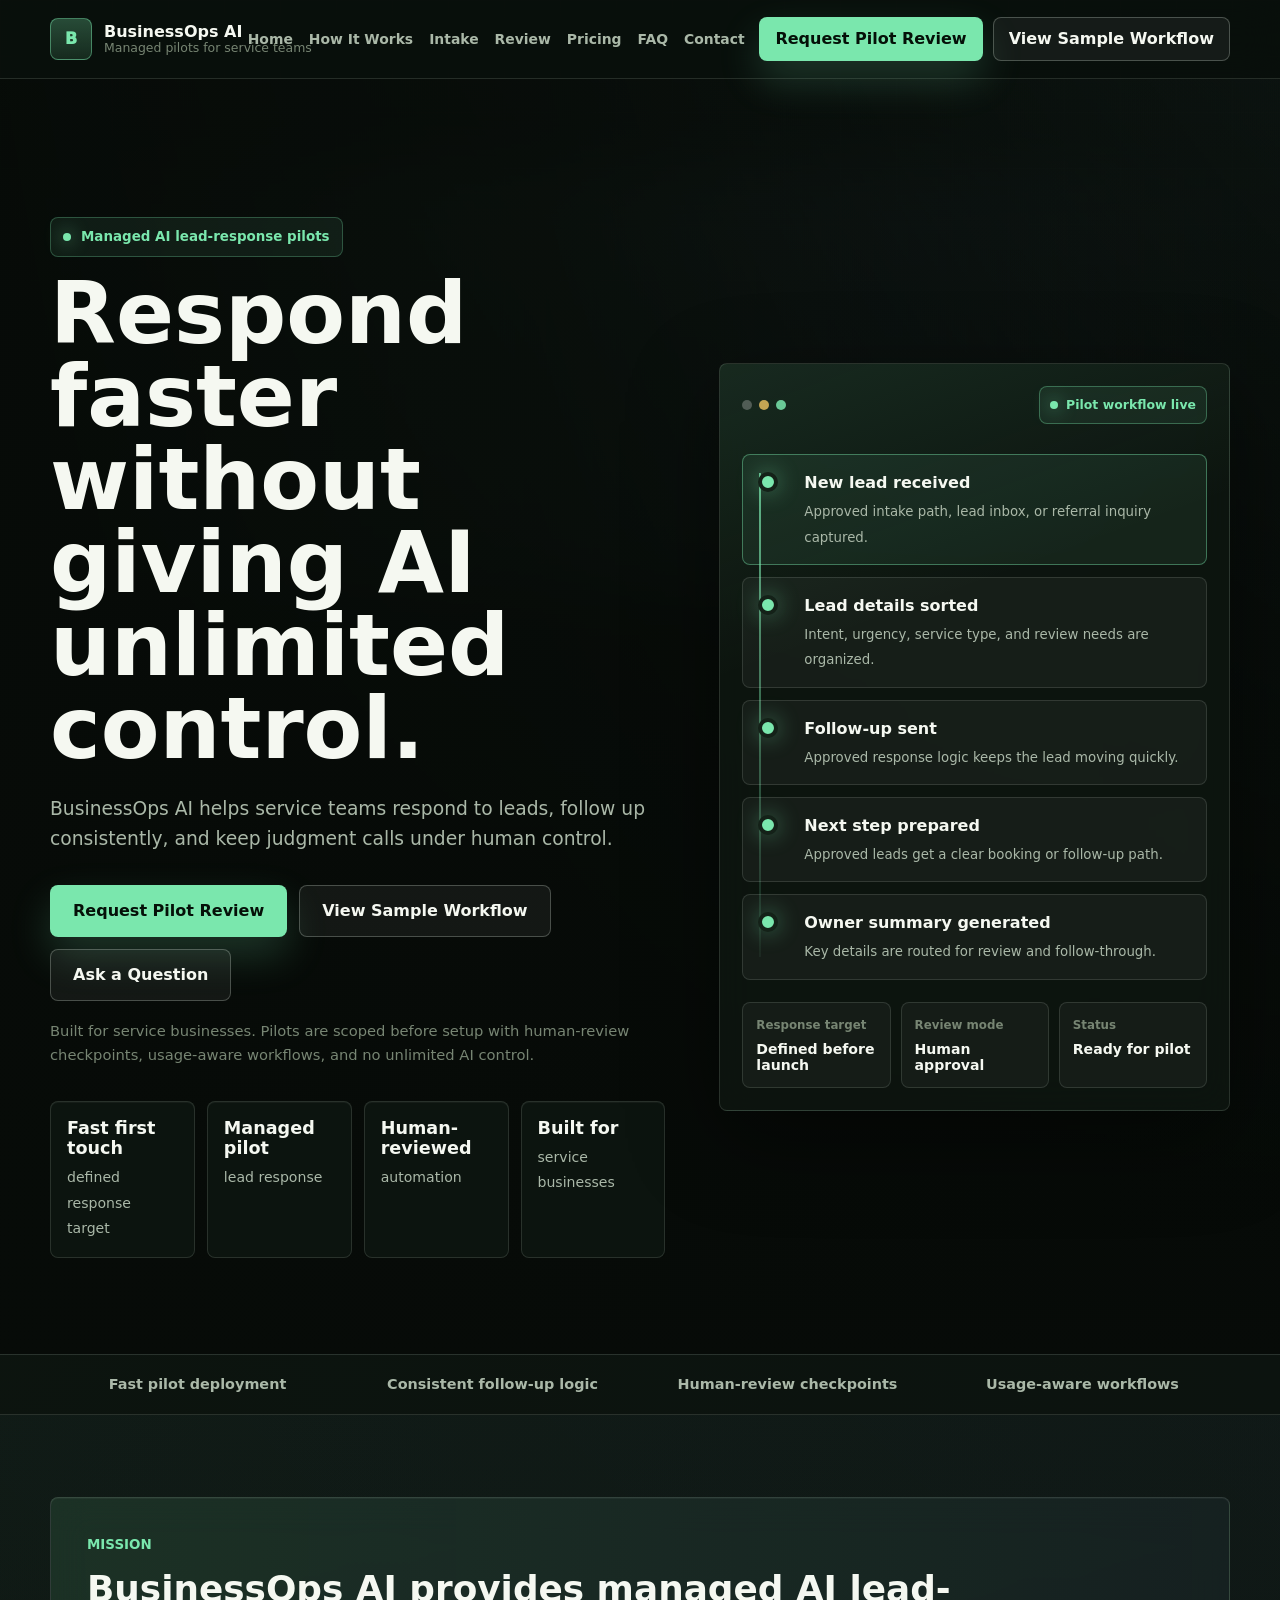
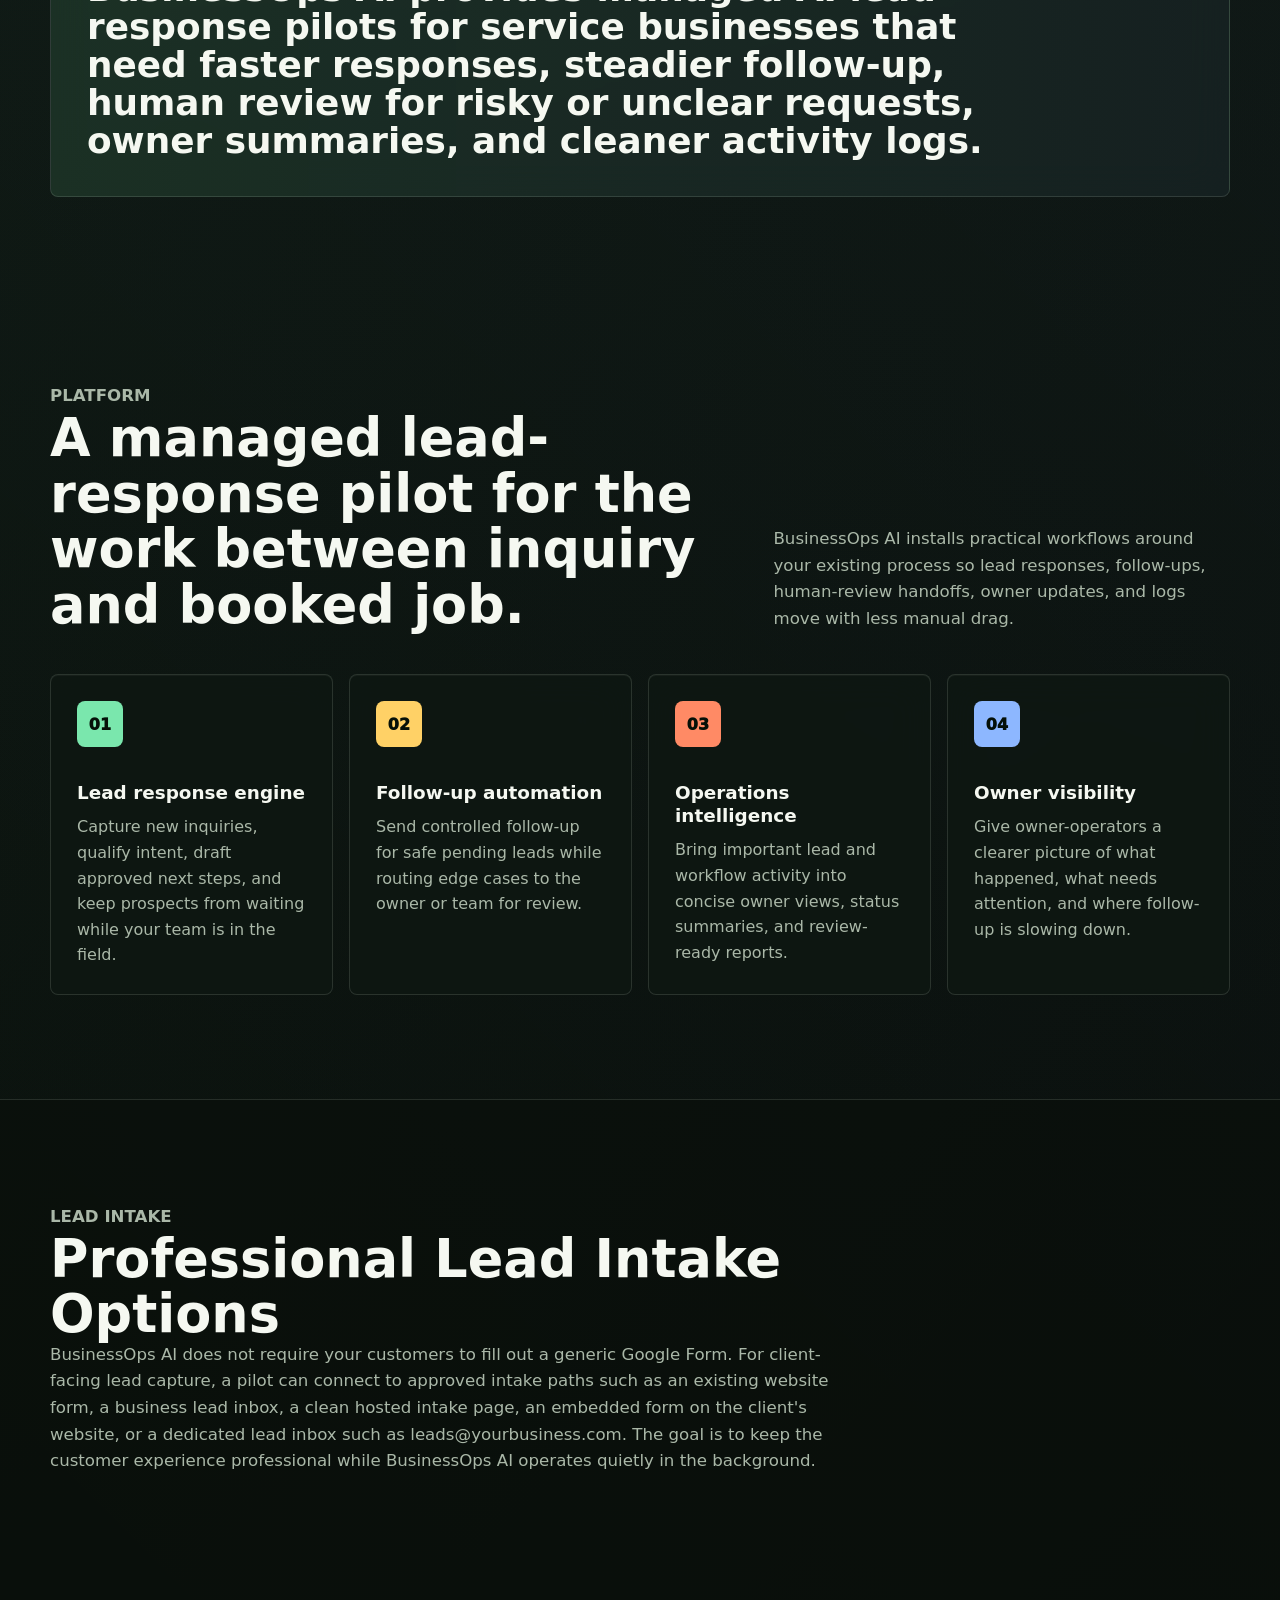
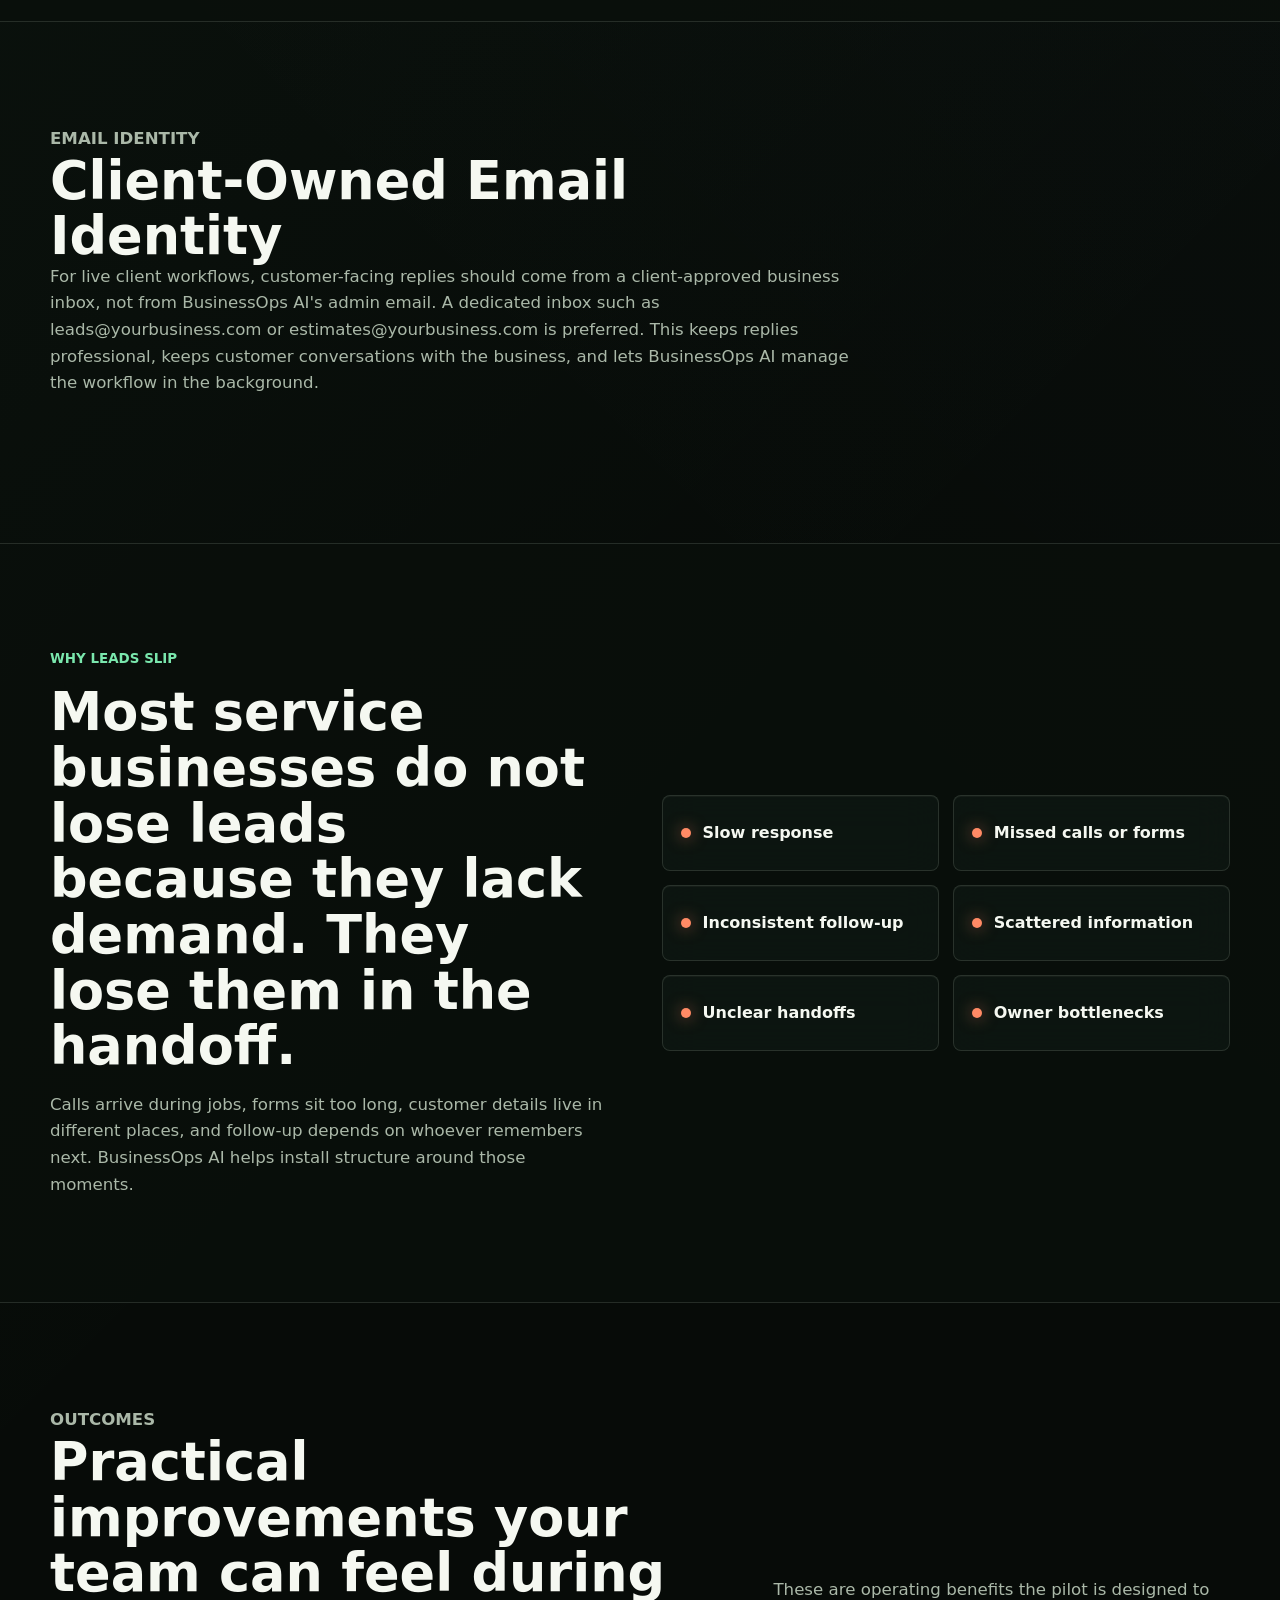
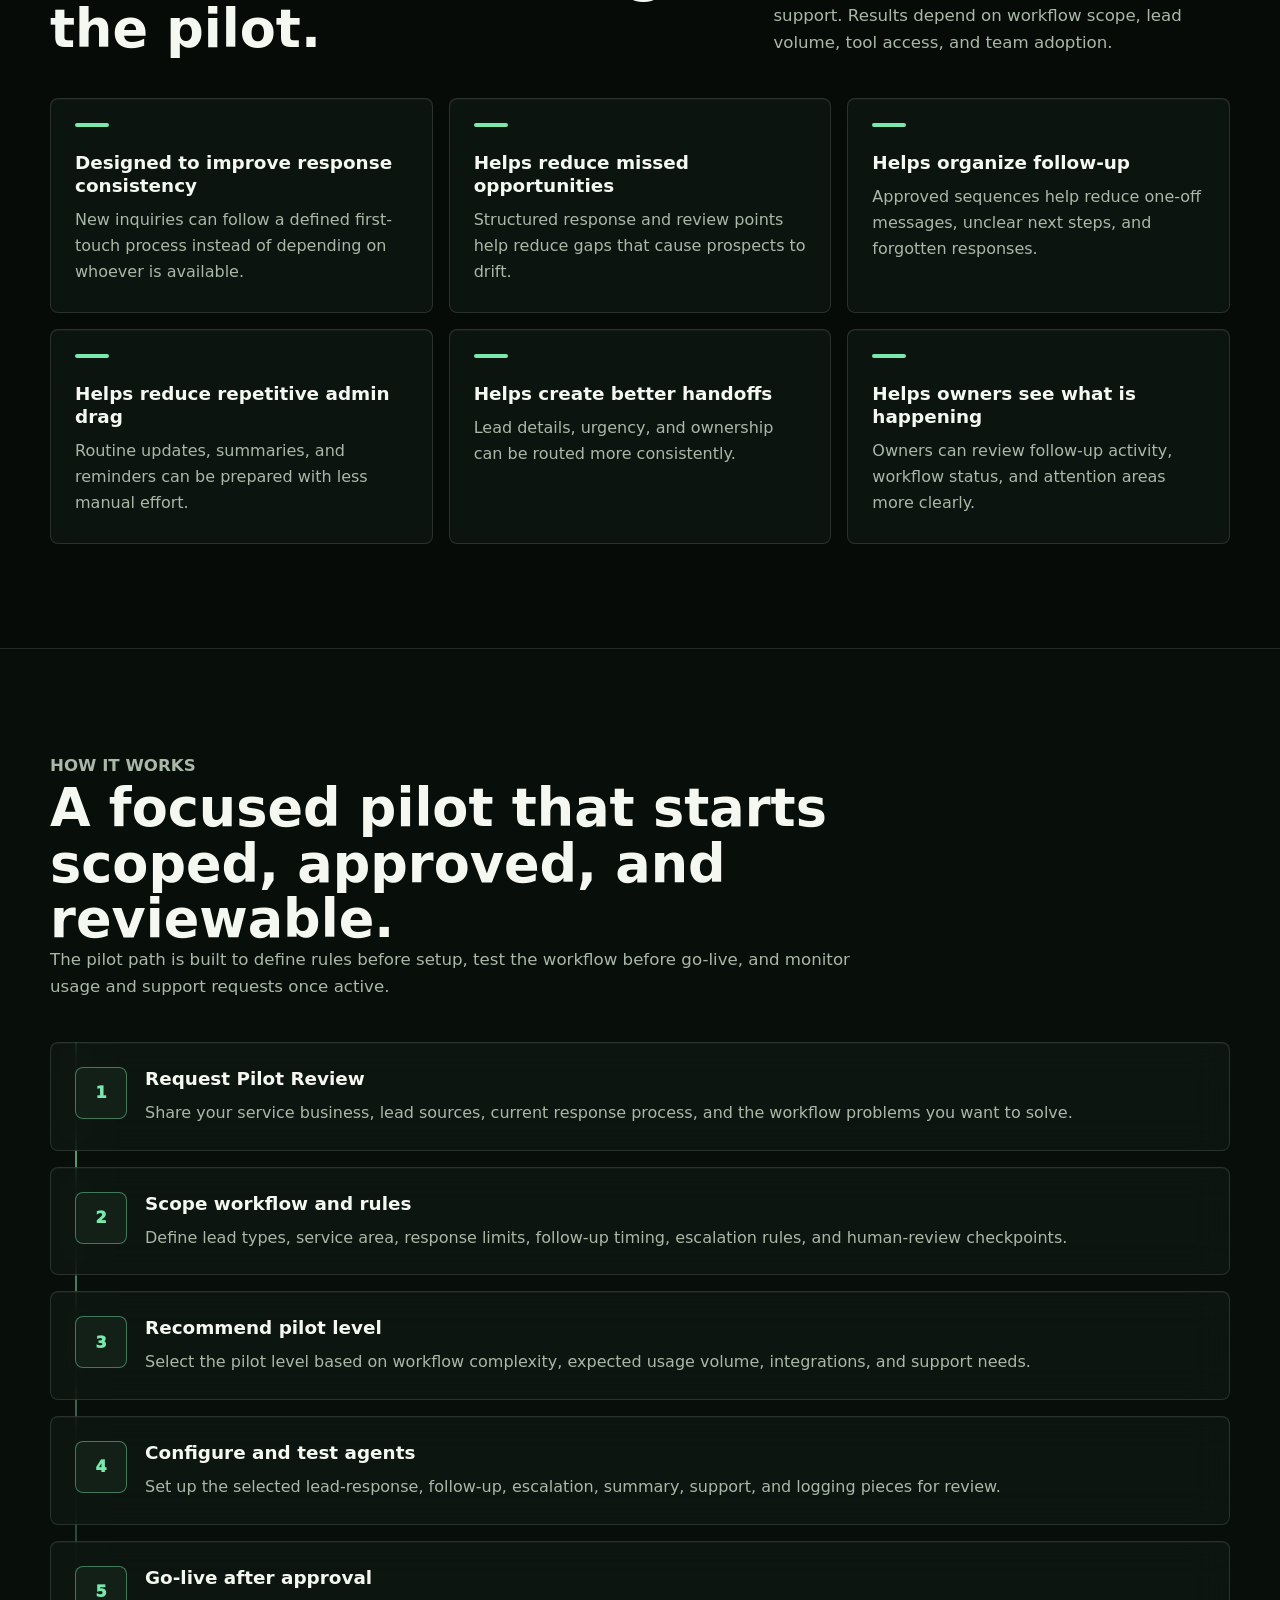
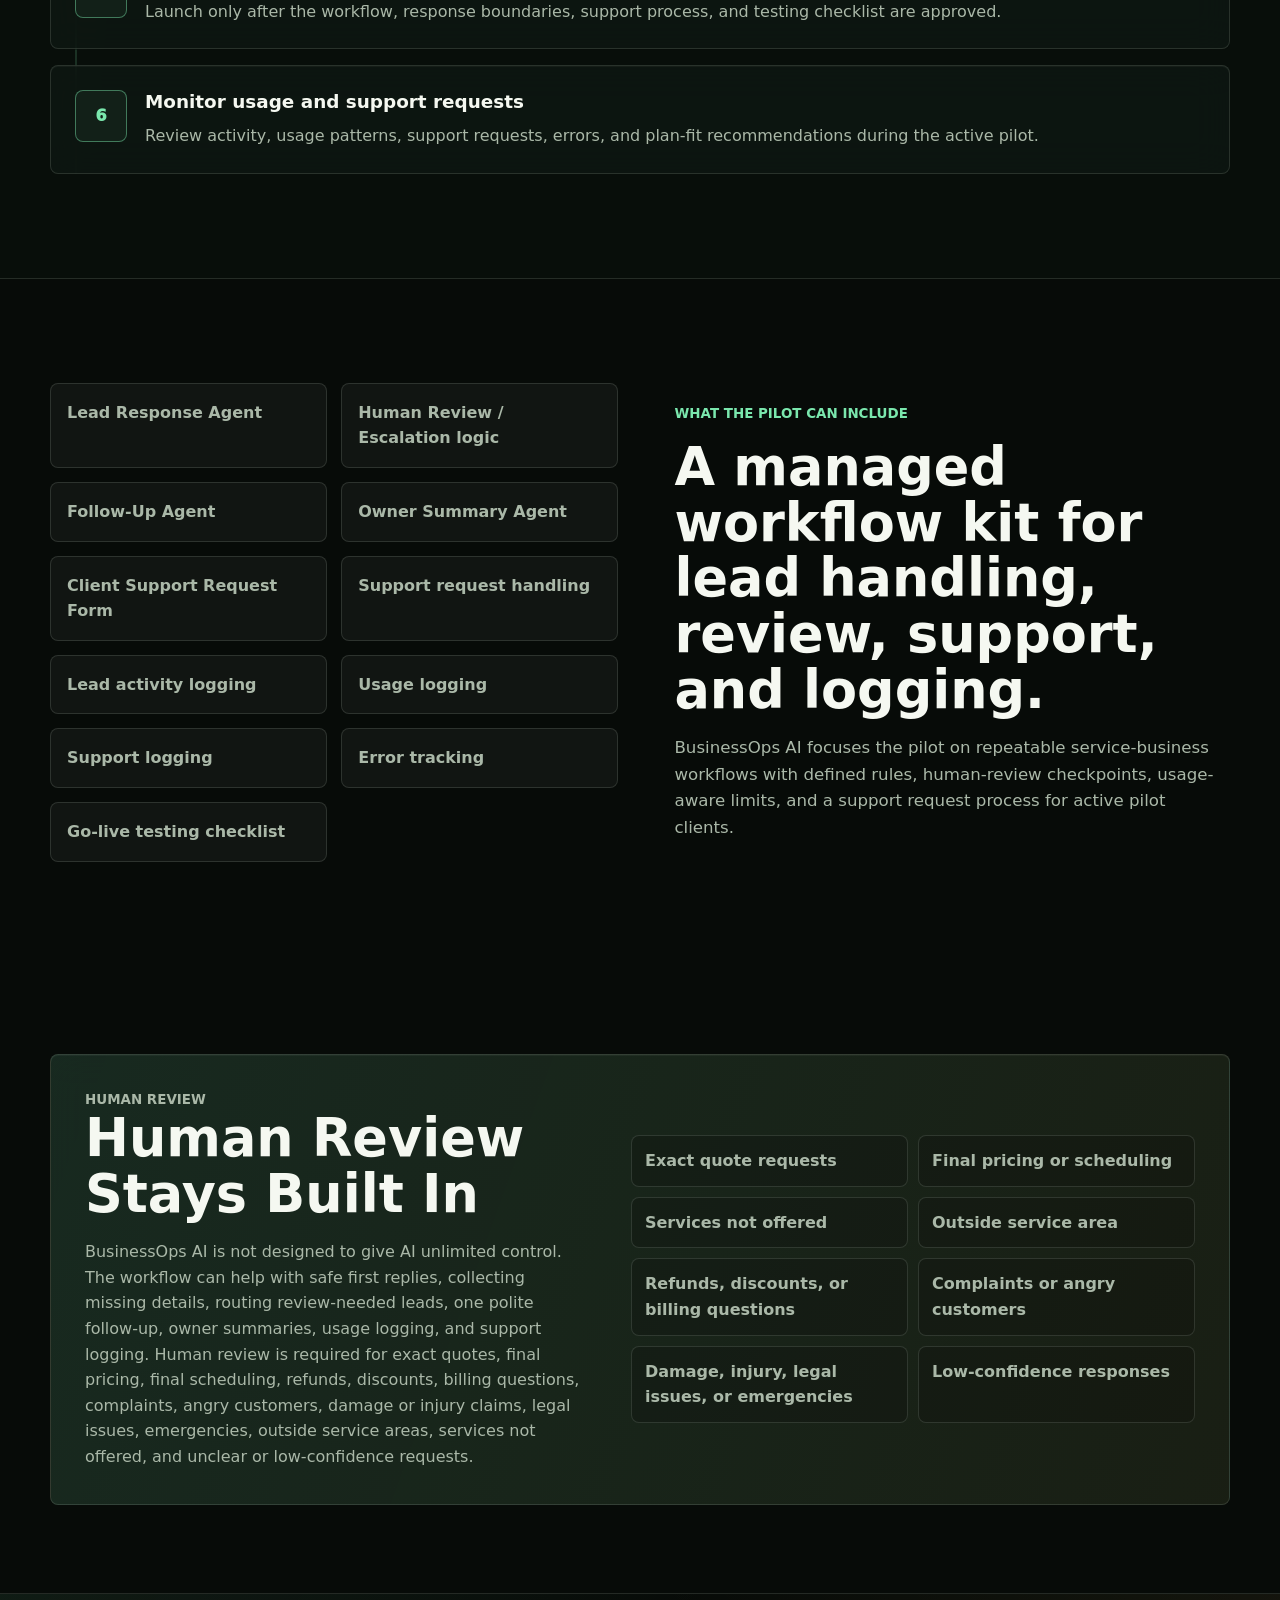
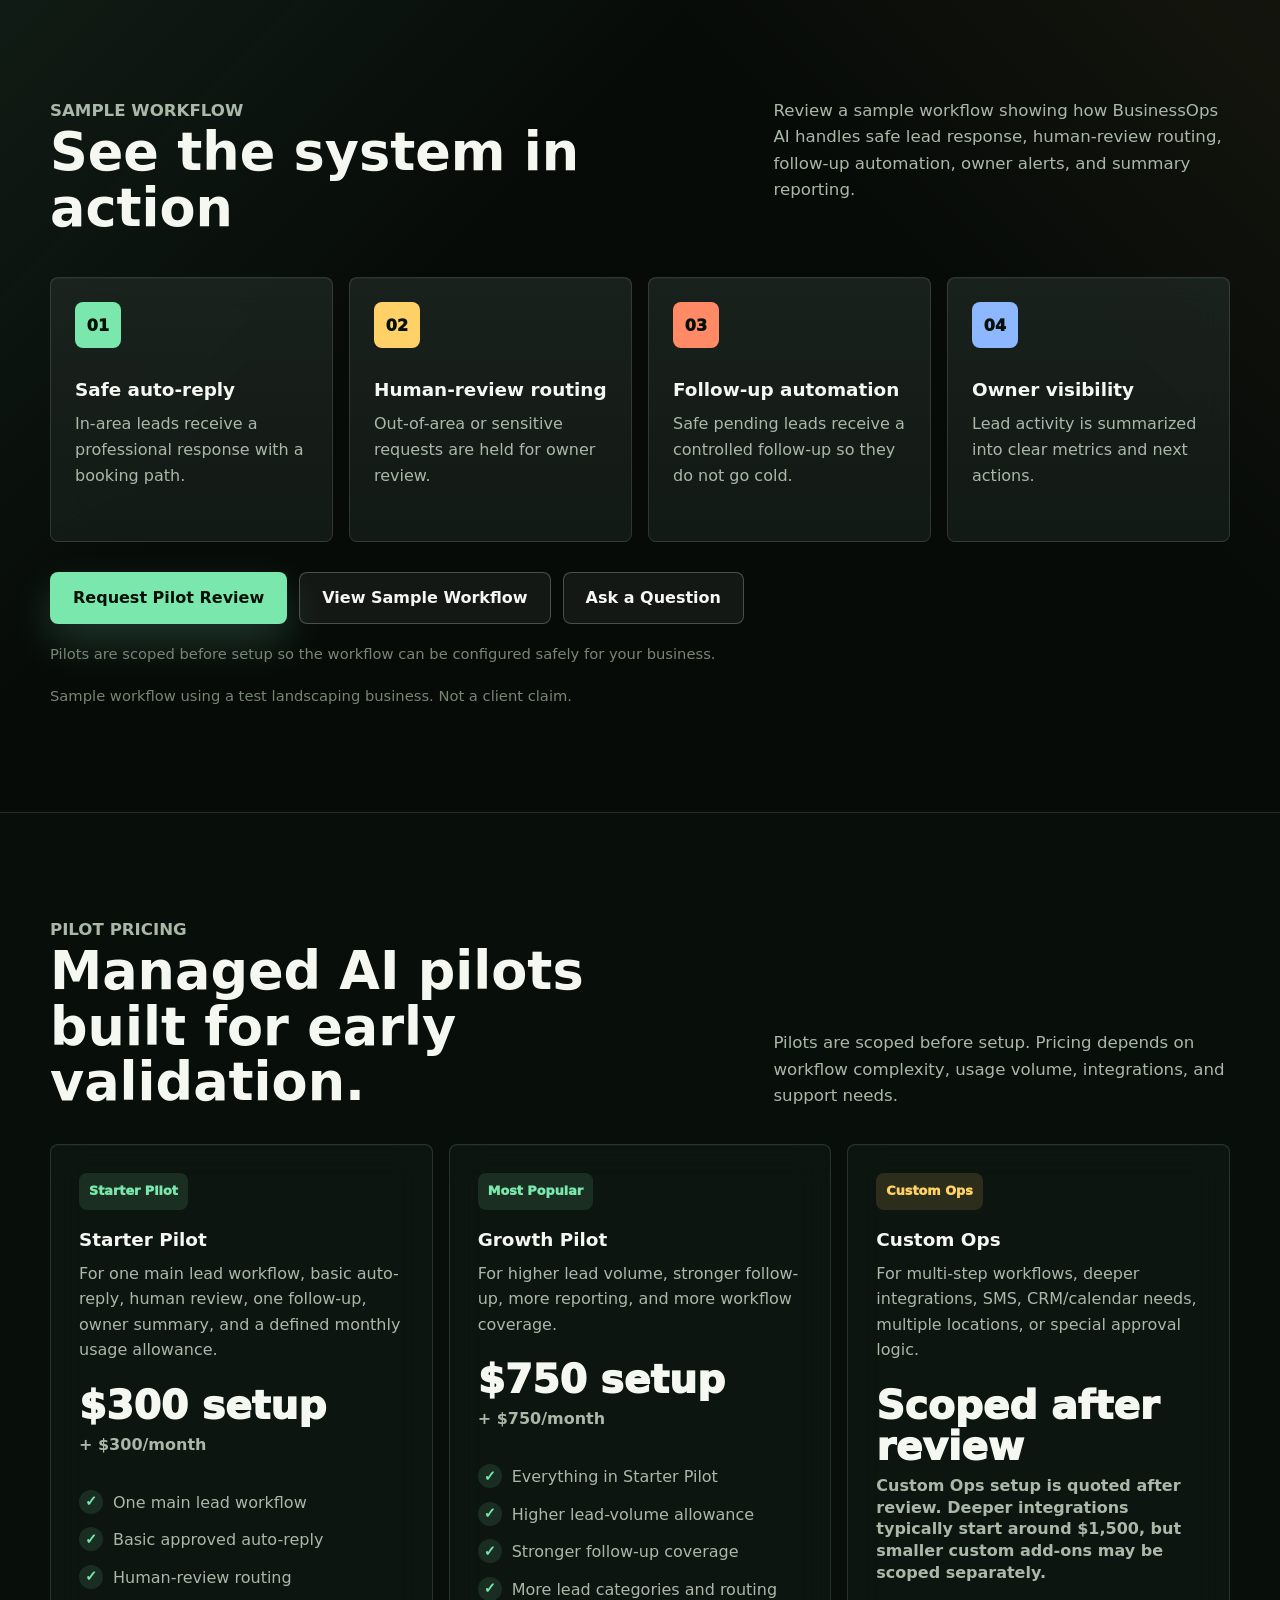
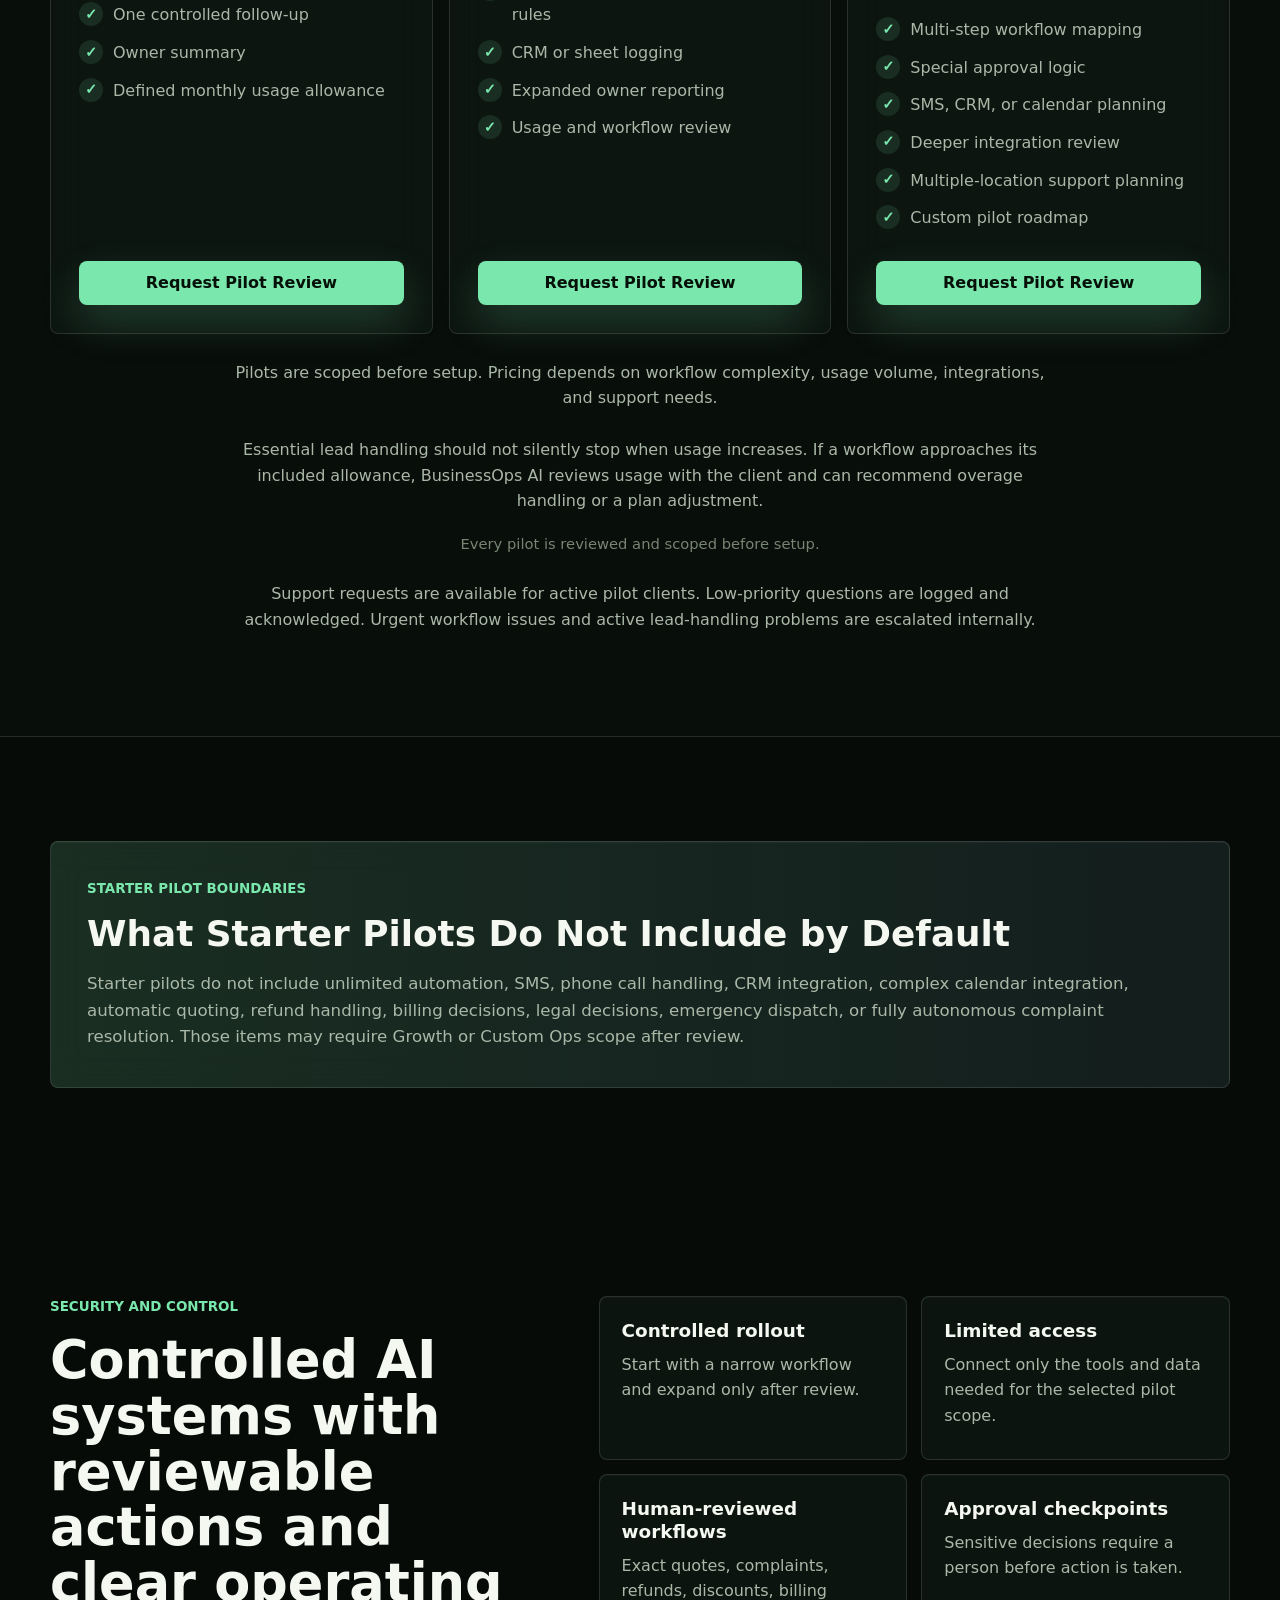
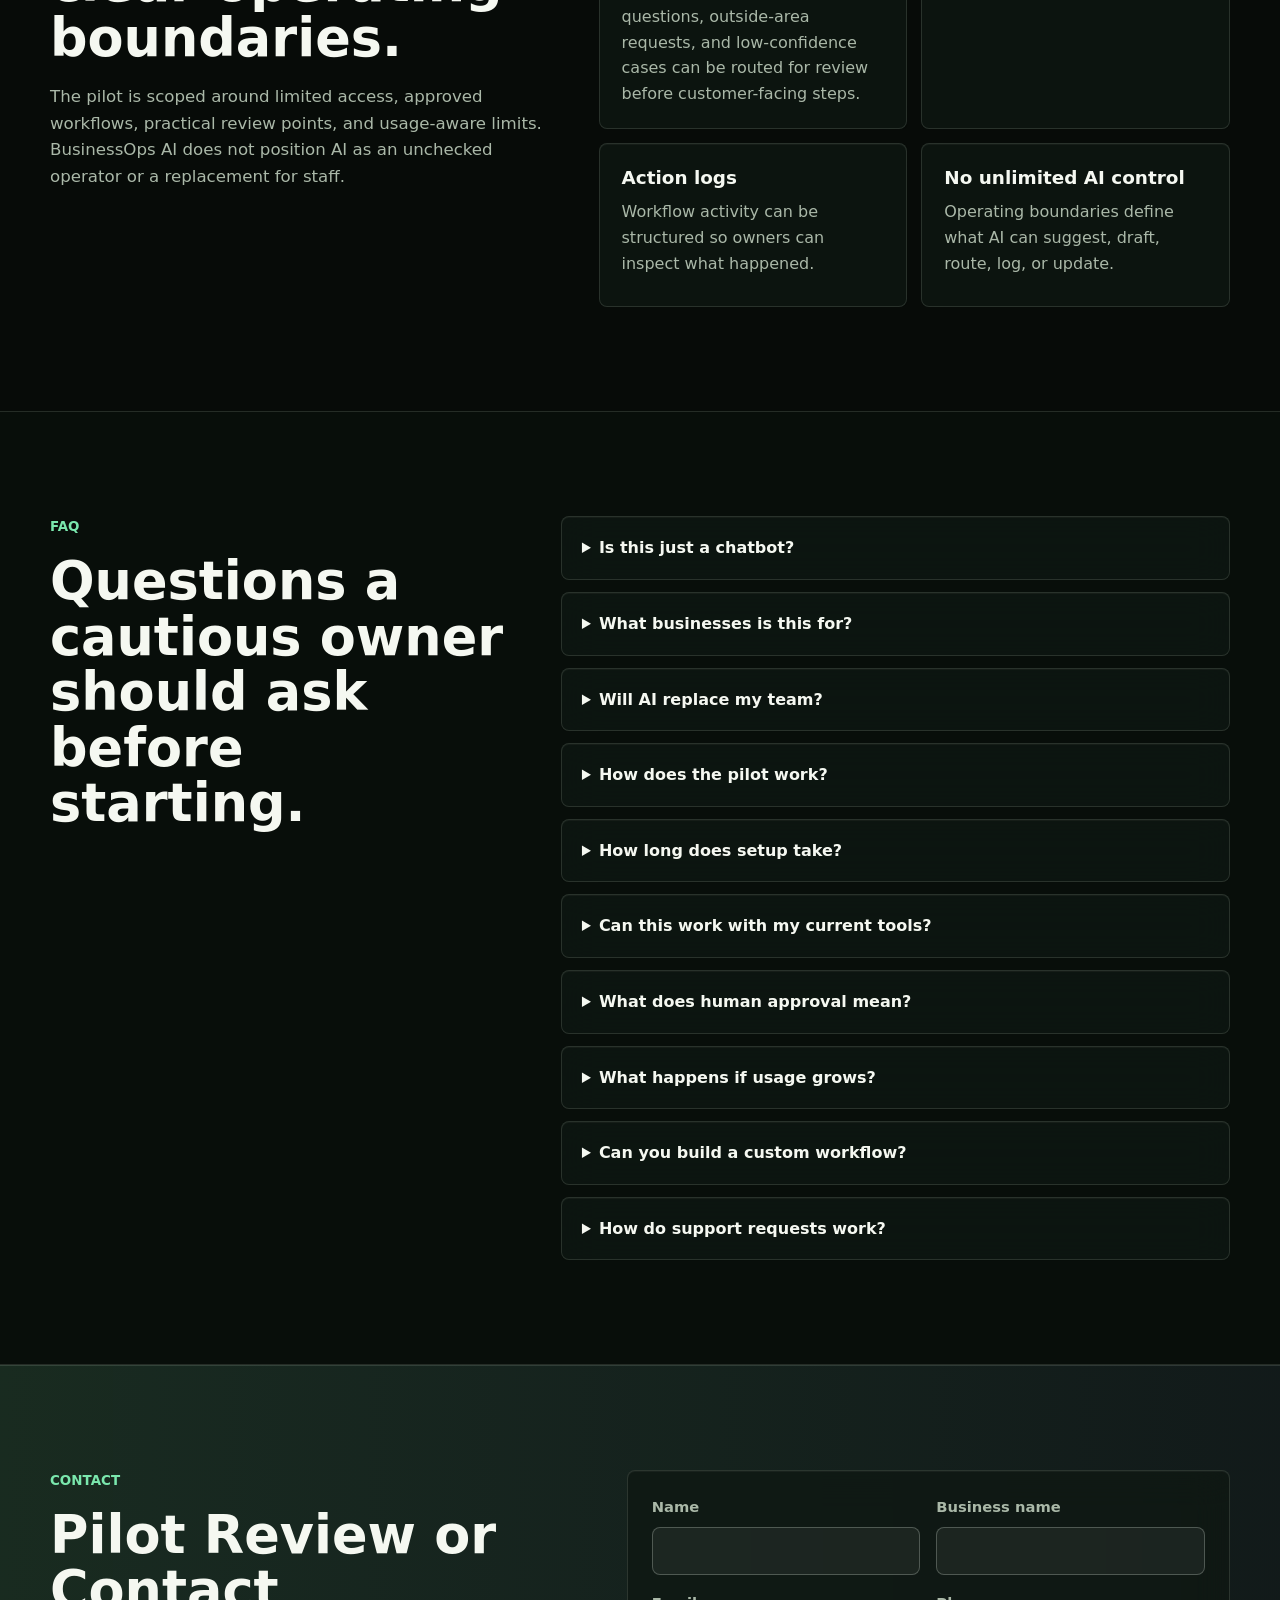
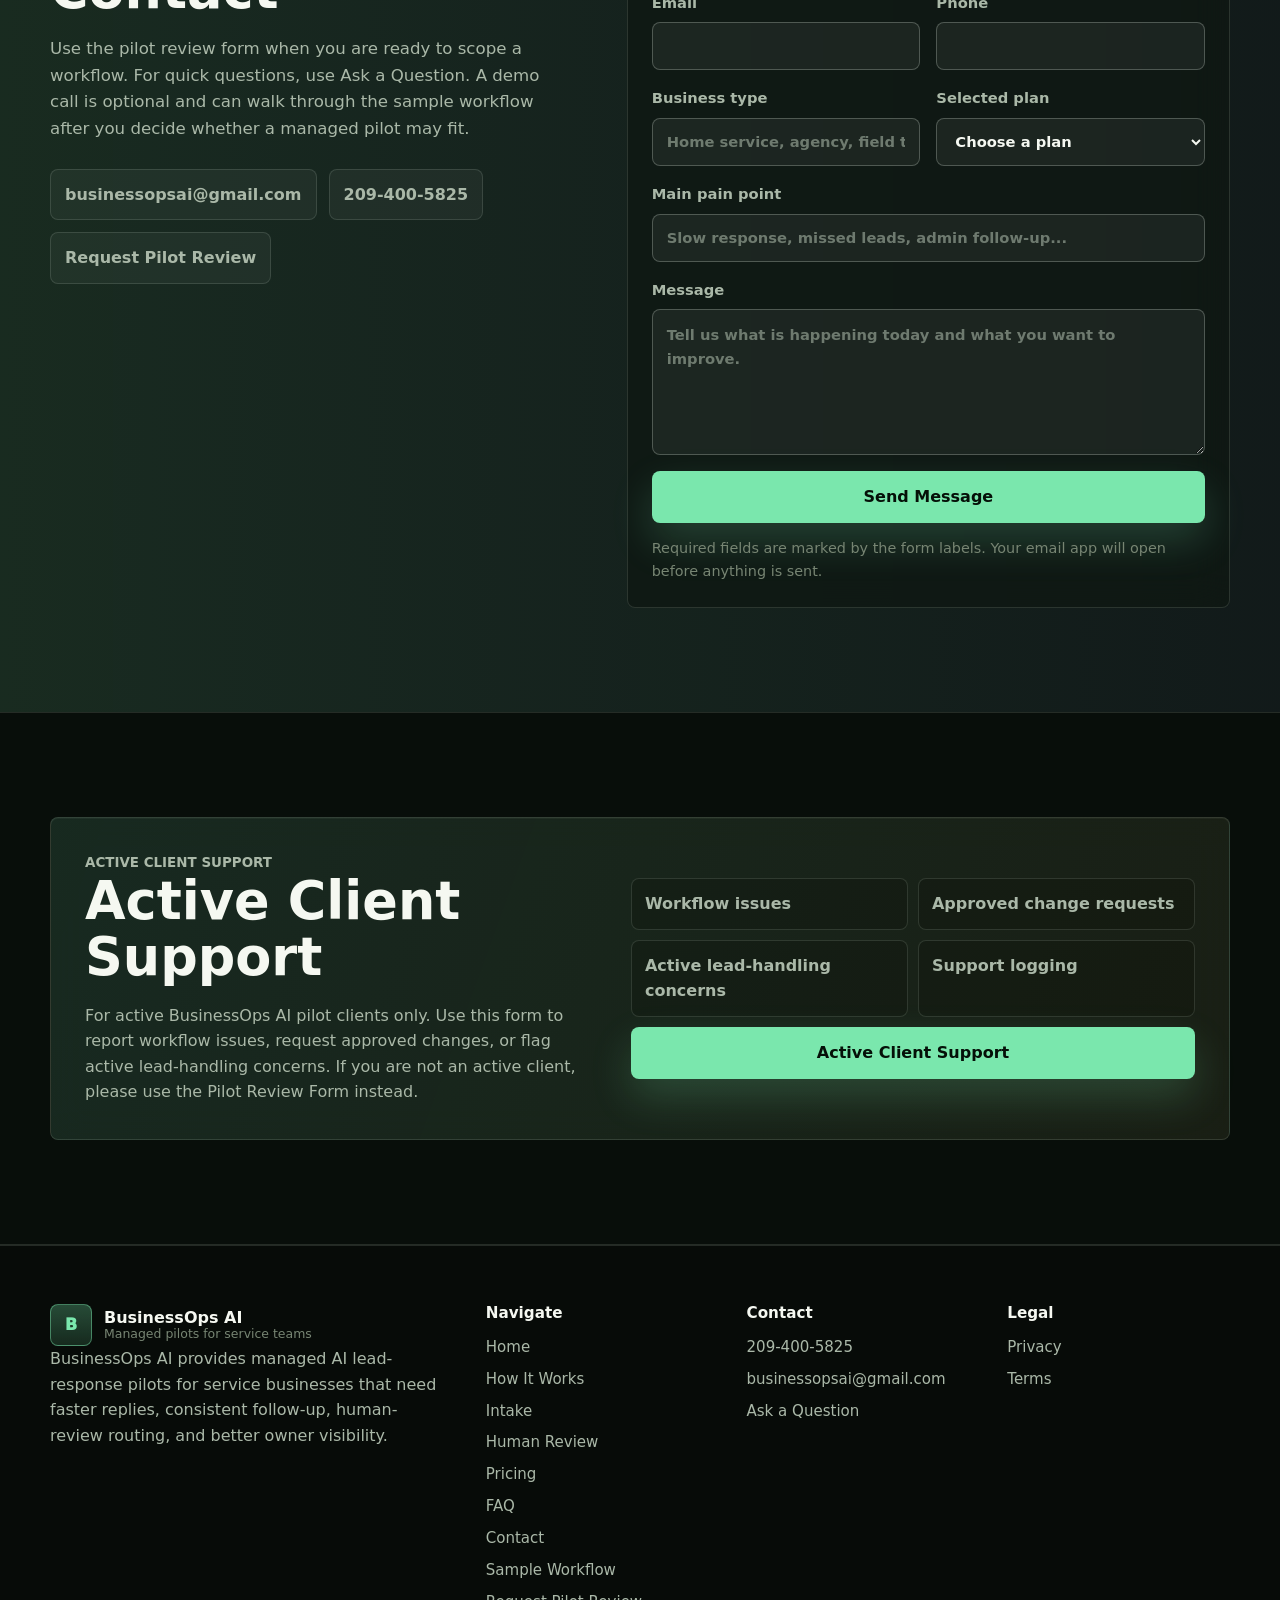
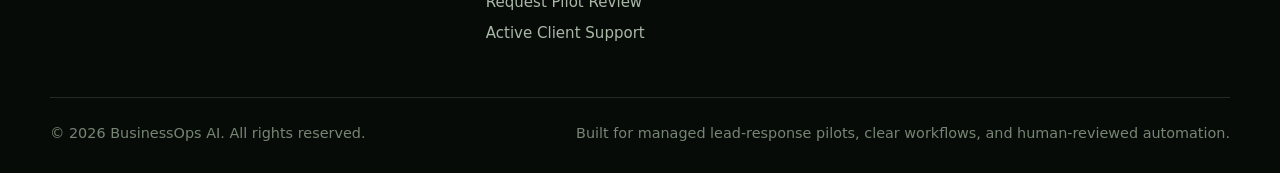
<file: index.html>
<!DOCTYPE html>
<html lang="en">
<head>
  <meta charset="UTF-8">
  <meta name="viewport" content="width=device-width, initial-scale=1.0">
  <meta name="description" content="BusinessOps AI provides managed AI lead-response pilots that help service businesses respond faster, follow up consistently, route sensitive cases to human review, and improve owner visibility.">
  <meta name="theme-color" content="#070b08">
  <title>BusinessOps AI | Managed AI Pilots for Service Teams</title>
  <link rel="stylesheet" href="styles.css">
</head>
<body>
  <a class="skip-link" href="#main">Skip to content</a>

  <header class="site-header" data-header>
    <div class="container nav-shell">
      <a class="brand" href="#home" aria-label="BusinessOps AI home">
        <span class="brand-mark" aria-hidden="true">B</span>
        <span class="brand-copy">
          <strong>BusinessOps AI</strong>
          <span>Managed pilots for service teams</span>
        </span>
      </a>

      <button class="nav-toggle" type="button" aria-expanded="false" aria-controls="site-nav" data-nav-toggle>
        <span></span>
        <span></span>
        <span></span>
        <span class="sr-only">Toggle navigation</span>
      </button>

      <nav class="site-nav" id="site-nav" aria-label="Primary navigation" data-site-nav>
        <a href="#home">Home</a>
        <a href="#how-it-works">How It Works</a>
        <a href="#lead-intake-options">Intake</a>
        <a href="#human-review">Review</a>
        <a href="#pricing">Pricing</a>
        <a href="#faq">FAQ</a>
        <a href="#contact">Contact</a>
        <a href="support.html">Support</a>
        <a class="mobile-nav-action" href="tel:2094005825">Call 209-400-5825</a>
        <a class="mobile-nav-action" href="https://docs.google.com/forms/d/e/1FAIpQLSeqKImtUpdh73TtYJK3ei0pAv8Gd3QELmhtklItyLwb80i5EQ/viewform?usp=header" target="_blank" rel="noopener">Request Pilot Review</a>
        <a class="mobile-nav-action" href="https://businessopsai.github.io/businessopsai/assets/businessops-ai-demo-proof-pack.pdf" target="_blank" rel="noopener">View Sample Workflow</a>
      </nav>

      <div class="nav-actions">
        <a class="btn btn-primary" href="https://docs.google.com/forms/d/e/1FAIpQLSeqKImtUpdh73TtYJK3ei0pAv8Gd3QELmhtklItyLwb80i5EQ/viewform?usp=header" target="_blank" rel="noopener">Request Pilot Review</a>
        <a class="btn btn-secondary" href="https://businessopsai.github.io/businessopsai/assets/businessops-ai-demo-proof-pack.pdf" target="_blank" rel="noopener">View Sample Workflow</a>
      </div>
    </div>
  </header>

  <main id="main">
    <section class="hero" id="home" aria-labelledby="hero-title">
      <div class="hero-glow" aria-hidden="true"></div>

      <div class="container hero-grid">
        <div class="hero-copy reveal">
          <p class="eyebrow"><span></span>Managed AI lead-response pilots</p>
          <h1 id="hero-title">Respond faster without giving AI unlimited control.</h1>
          <p class="hero-subheadline">BusinessOps AI helps service teams respond to leads, follow up consistently, and keep judgment calls under human control.</p>

          <div class="hero-actions">
            <a class="btn btn-primary btn-large" href="https://docs.google.com/forms/d/e/1FAIpQLSeqKImtUpdh73TtYJK3ei0pAv8Gd3QELmhtklItyLwb80i5EQ/viewform?usp=header" target="_blank" rel="noopener">Request Pilot Review</a>
            <a class="btn btn-secondary btn-large" href="https://businessopsai.github.io/businessopsai/assets/businessops-ai-demo-proof-pack.pdf" target="_blank" rel="noopener">View Sample Workflow</a>
            <button class="btn btn-ghost btn-large" type="button" data-open-question>Ask a Question</button>
          </div>
          <p class="cta-note reveal">Built for service businesses. Pilots are scoped before setup with human-review checkpoints, usage-aware workflows, and no unlimited AI control.</p>

          <div class="hero-stats" aria-label="BusinessOps AI pilot highlights">
            <article>
              <strong>Fast first touch</strong>
              <span>defined response target</span>
            </article>
            <article>
              <strong>Managed pilot</strong>
              <span>lead response</span>
            </article>
            <article>
              <strong>Human-reviewed</strong>
              <span>automation</span>
            </article>
            <article>
              <strong>Built for</strong>
              <span>service businesses</span>
            </article>
          </div>
        </div>

        <div class="hero-visual reveal" aria-label="AI workflow preview">
          <div class="dashboard-card">
            <div class="dashboard-topbar">
              <div class="window-dots" aria-hidden="true"><span></span><span></span><span></span></div>
              <span class="live-pill"><span></span> Pilot workflow live</span>
            </div>

            <div class="workflow-preview">
              <div class="workflow-track" aria-hidden="true"></div>
              <article class="workflow-step active">
                <span class="step-dot"></span>
                <div>
                  <p>New lead received</p>
                  <small>Approved intake path, lead inbox, or referral inquiry captured.</small>
                </div>
              </article>
              <article class="workflow-step">
                <span class="step-dot"></span>
                <div>
                  <p>Lead details sorted</p>
                  <small>Intent, urgency, service type, and review needs are organized.</small>
                </div>
              </article>
              <article class="workflow-step">
                <span class="step-dot"></span>
                <div>
                  <p>Follow-up sent</p>
                  <small>Approved response logic keeps the lead moving quickly.</small>
                </div>
              </article>
              <article class="workflow-step">
                <span class="step-dot"></span>
                <div>
                  <p>Next step prepared</p>
                  <small>Approved leads get a clear booking or follow-up path.</small>
                </div>
              </article>
              <article class="workflow-step">
                <span class="step-dot"></span>
                <div>
                  <p>Owner summary generated</p>
                  <small>Key details are routed for review and follow-through.</small>
                </div>
              </article>
            </div>

            <div class="dashboard-insights">
              <div>
                <span>Response target</span>
                <strong>Defined before launch</strong>
              </div>
              <div>
                <span>Review mode</span>
                <strong>Human approval</strong>
              </div>
              <div>
                <span>Status</span>
                <strong>Ready for pilot</strong>
              </div>
            </div>
          </div>
        </div>
      </div>
    </section>

    <section class="capability-strip" aria-label="BusinessOps AI operating strengths">
      <div class="container capability-grid reveal">
        <span>Fast pilot deployment</span>
        <span>Consistent follow-up logic</span>
        <span>Human-review checkpoints</span>
        <span>Usage-aware workflows</span>
      </div>
    </section>

    <section class="section mission-section" aria-labelledby="mission-title">
      <div class="container mission-card reveal">
        <p class="section-kicker">Mission</p>
        <h2 id="mission-title">BusinessOps AI provides managed AI lead-response pilots for service businesses that need faster responses, steadier follow-up, human review for risky or unclear requests, owner summaries, and cleaner activity logs.</h2>
      </div>
    </section>

    <section class="section" id="platform" aria-labelledby="platform-title">
      <div class="container">
        <div class="section-heading reveal">
          <div>
            <p class="section-kicker">Platform</p>
            <h2 id="platform-title">A managed lead-response pilot for the work between inquiry and booked job.</h2>
          </div>
          <p>BusinessOps AI installs practical workflows around your existing process so lead responses, follow-ups, human-review handoffs, owner updates, and logs move with less manual drag.</p>
        </div>

        <div class="feature-grid">
          <article class="feature-card reveal">
            <span class="feature-icon">01</span>
            <h3>Lead response engine</h3>
            <p>Capture new inquiries, qualify intent, draft approved next steps, and keep prospects from waiting while your team is in the field.</p>
          </article>
          <article class="feature-card reveal">
            <span class="feature-icon amber">02</span>
            <h3>Follow-up automation</h3>
            <p>Send controlled follow-up for safe pending leads while routing edge cases to the owner or team for review.</p>
          </article>
          <article class="feature-card reveal">
            <span class="feature-icon coral">03</span>
            <h3>Operations intelligence</h3>
            <p>Bring important lead and workflow activity into concise owner views, status summaries, and review-ready reports.</p>
          </article>
          <article class="feature-card reveal">
            <span class="feature-icon blue">04</span>
            <h3>Owner visibility</h3>
            <p>Give owner-operators a clearer picture of what happened, what needs attention, and where follow-up is slowing down.</p>
          </article>
        </div>
      </div>
    </section>

    <section class="section section-contrast" id="lead-intake-options" aria-labelledby="lead-intake-title">
      <div class="container">
        <div class="section-heading narrow reveal">
          <p class="section-kicker">Lead intake</p>
          <h2 id="lead-intake-title">Professional Lead Intake Options</h2>
          <p>BusinessOps AI does not require your customers to fill out a generic Google Form. For client-facing lead capture, a pilot can connect to approved intake paths such as an existing website form, a business lead inbox, a clean hosted intake page, an embedded form on the client's website, or a dedicated lead inbox such as leads@yourbusiness.com. The goal is to keep the customer experience professional while BusinessOps AI operates quietly in the background.</p>
        </div>
      </div>
    </section>

    <section class="section" id="client-owned-email" aria-labelledby="client-email-title">
      <div class="container">
        <div class="section-heading narrow reveal">
          <p class="section-kicker">Email identity</p>
          <h2 id="client-email-title">Client-Owned Email Identity</h2>
          <p>For live client workflows, customer-facing replies should come from a client-approved business inbox, not from BusinessOps AI's admin email. A dedicated inbox such as leads@yourbusiness.com or estimates@yourbusiness.com is preferred. This keeps replies professional, keeps customer conversations with the business, and lets BusinessOps AI manage the workflow in the background.</p>
        </div>
      </div>
    </section>

    <section class="section section-contrast" id="lead-loss" aria-labelledby="lead-loss-title">
      <div class="container split-layout">
        <div class="reveal">
          <p class="section-kicker">Why leads slip</p>
          <h2 id="lead-loss-title">Most service businesses do not lose leads because they lack demand. They lose them in the handoff.</h2>
          <p class="section-copy">Calls arrive during jobs, forms sit too long, customer details live in different places, and follow-up depends on whoever remembers next. BusinessOps AI helps install structure around those moments.</p>
        </div>

        <div class="problem-grid">
          <article class="problem-card reveal"><span></span>Slow response</article>
          <article class="problem-card reveal"><span></span>Missed calls or forms</article>
          <article class="problem-card reveal"><span></span>Inconsistent follow-up</article>
          <article class="problem-card reveal"><span></span>Scattered information</article>
          <article class="problem-card reveal"><span></span>Unclear handoffs</article>
          <article class="problem-card reveal"><span></span>Owner bottlenecks</article>
        </div>
      </div>
    </section>

    <section class="section" id="outcomes" aria-labelledby="outcomes-title">
      <div class="container">
        <div class="section-heading reveal">
          <div>
            <p class="section-kicker">Outcomes</p>
            <h2 id="outcomes-title">Practical improvements your team can feel during the pilot.</h2>
          </div>
          <p>These are operating benefits the pilot is designed to support. Results depend on workflow scope, lead volume, tool access, and team adoption.</p>
        </div>

        <div class="outcome-grid">
          <article class="outcome-card reveal">
            <h3>Designed to improve response consistency</h3>
            <p>New inquiries can follow a defined first-touch process instead of depending on whoever is available.</p>
          </article>
          <article class="outcome-card reveal">
            <h3>Helps reduce missed opportunities</h3>
            <p>Structured response and review points help reduce gaps that cause prospects to drift.</p>
          </article>
          <article class="outcome-card reveal">
            <h3>Helps organize follow-up</h3>
            <p>Approved sequences help reduce one-off messages, unclear next steps, and forgotten responses.</p>
          </article>
          <article class="outcome-card reveal">
            <h3>Helps reduce repetitive admin drag</h3>
            <p>Routine updates, summaries, and reminders can be prepared with less manual effort.</p>
          </article>
          <article class="outcome-card reveal">
            <h3>Helps create better handoffs</h3>
            <p>Lead details, urgency, and ownership can be routed more consistently.</p>
          </article>
          <article class="outcome-card reveal">
            <h3>Helps owners see what is happening</h3>
            <p>Owners can review follow-up activity, workflow status, and attention areas more clearly.</p>
          </article>
        </div>
      </div>
    </section>

    <section class="section section-contrast" id="how-it-works" aria-labelledby="how-title">
      <div class="container">
        <div class="section-heading narrow reveal">
          <p class="section-kicker">How it works</p>
          <h2 id="how-title">A focused pilot that starts scoped, approved, and reviewable.</h2>
          <p>The pilot path is built to define rules before setup, test the workflow before go-live, and monitor usage and support requests once active.</p>
        </div>

        <div class="timeline">
          <article class="timeline-step reveal">
            <span>1</span>
            <div>
              <h3>Request Pilot Review</h3>
              <p>Share your service business, lead sources, current response process, and the workflow problems you want to solve.</p>
            </div>
          </article>
          <article class="timeline-step reveal">
            <span>2</span>
            <div>
              <h3>Scope workflow and rules</h3>
              <p>Define lead types, service area, response limits, follow-up timing, escalation rules, and human-review checkpoints.</p>
            </div>
          </article>
          <article class="timeline-step reveal">
            <span>3</span>
            <div>
              <h3>Recommend pilot level</h3>
              <p>Select the pilot level based on workflow complexity, expected usage volume, integrations, and support needs.</p>
            </div>
          </article>
          <article class="timeline-step reveal">
            <span>4</span>
            <div>
              <h3>Configure and test agents</h3>
              <p>Set up the selected lead-response, follow-up, escalation, summary, support, and logging pieces for review.</p>
            </div>
          </article>
          <article class="timeline-step reveal">
            <span>5</span>
            <div>
              <h3>Go-live after approval</h3>
              <p>Launch only after the workflow, response boundaries, support process, and testing checklist are approved.</p>
            </div>
          </article>
          <article class="timeline-step reveal">
            <span>6</span>
            <div>
              <h3>Monitor usage and support requests</h3>
              <p>Review activity, usage patterns, support requests, errors, and plan-fit recommendations during the active pilot.</p>
            </div>
          </article>
        </div>
      </div>
    </section>

    <section class="section" id="ai-handles" aria-labelledby="handles-title">
      <div class="container split-layout reverse">
        <div class="reveal">
          <p class="section-kicker">What the pilot can include</p>
          <h2 id="handles-title">A managed workflow kit for lead handling, review, support, and logging.</h2>
          <p class="section-copy">BusinessOps AI focuses the pilot on repeatable service-business workflows with defined rules, human-review checkpoints, usage-aware limits, and a support request process for active pilot clients.</p>
        </div>

        <div class="task-grid">
          <span class="reveal">Lead Response Agent</span>
          <span class="reveal">Human Review / Escalation logic</span>
          <span class="reveal">Follow-Up Agent</span>
          <span class="reveal">Owner Summary Agent</span>
          <span class="reveal">Client Support Request Form</span>
          <span class="reveal">Support request handling</span>
          <span class="reveal">Lead activity logging</span>
          <span class="reveal">Usage logging</span>
          <span class="reveal">Support logging</span>
          <span class="reveal">Error tracking</span>
          <span class="reveal">Go-live testing checklist</span>
        </div>
      </div>
    </section>

    <section class="section approval-section" id="human-review" aria-labelledby="approval-title">
      <div class="container approval-card reveal">
        <div>
          <p class="section-kicker">Human review</p>
          <h2 id="approval-title">Human Review Stays Built In</h2>
          <p>BusinessOps AI is not designed to give AI unlimited control. The workflow can help with safe first replies, collecting missing details, routing review-needed leads, one polite follow-up, owner summaries, usage logging, and support logging. Human review is required for exact quotes, final pricing, final scheduling, refunds, discounts, billing questions, complaints, angry customers, damage or injury claims, legal issues, emergencies, outside service areas, services not offered, and unclear or low-confidence requests.</p>
        </div>
        <div class="approval-list">
          <span>Exact quote requests</span>
          <span>Final pricing or scheduling</span>
          <span>Services not offered</span>
          <span>Outside service area</span>
          <span>Refunds, discounts, or billing questions</span>
          <span>Complaints or angry customers</span>
          <span>Damage, injury, legal issues, or emergencies</span>
          <span>Low-confidence responses</span>
        </div>
      </div>
    </section>

    <section class="section sample-workflow-section" id="sample-workflow" aria-labelledby="sample-workflow-title">
      <div class="container">
        <div class="section-heading sample-workflow-heading reveal">
          <div>
            <p class="section-kicker">Sample Workflow</p>
            <h2 id="sample-workflow-title">See the system in action</h2>
          </div>
          <p>Review a sample workflow showing how BusinessOps AI handles safe lead response, human-review routing, follow-up automation, owner alerts, and summary reporting.</p>
        </div>

        <div class="proof-grid">
          <article class="proof-card reveal">
            <span class="proof-step">01</span>
            <h3>Safe auto-reply</h3>
            <p>In-area leads receive a professional response with a booking path.</p>
          </article>
          <article class="proof-card reveal">
            <span class="proof-step amber">02</span>
            <h3>Human-review routing</h3>
            <p>Out-of-area or sensitive requests are held for owner review.</p>
          </article>
          <article class="proof-card reveal">
            <span class="proof-step coral">03</span>
            <h3>Follow-up automation</h3>
            <p>Safe pending leads receive a controlled follow-up so they do not go cold.</p>
          </article>
          <article class="proof-card reveal">
            <span class="proof-step blue">04</span>
            <h3>Owner visibility</h3>
            <p>Lead activity is summarized into clear metrics and next actions.</p>
          </article>
        </div>

        <div class="sample-workflow-actions reveal">
          <a class="btn btn-primary btn-large" href="https://docs.google.com/forms/d/e/1FAIpQLSeqKImtUpdh73TtYJK3ei0pAv8Gd3QELmhtklItyLwb80i5EQ/viewform?usp=header" target="_blank" rel="noopener">Request Pilot Review</a>
          <a class="btn btn-secondary btn-large" href="https://businessopsai.github.io/businessopsai/assets/businessops-ai-demo-proof-pack.pdf" target="_blank" rel="noopener">View Sample Workflow</a>
          <button class="btn btn-ghost btn-large" type="button" data-open-question>Ask a Question</button>
        </div>

        <p class="cta-note sample-cta-note reveal">Pilots are scoped before setup so the workflow can be configured safely for your business.</p>
        <p class="sample-workflow-note reveal">Sample workflow using a test landscaping business. Not a client claim.</p>
      </div>
    </section>

    <section class="section section-contrast" id="pricing" aria-labelledby="pricing-title">
      <div class="container">
        <div class="section-heading pricing-heading reveal">
          <div>
            <p class="section-kicker">Pilot pricing</p>
            <h2 id="pricing-title">Managed AI pilots built for early validation.</h2>
          </div>
          <p>Pilots are scoped before setup. Pricing depends on workflow complexity, usage volume, integrations, and support needs.</p>
        </div>

        <div class="pricing-grid">
          <article class="pricing-card reveal">
            <span class="plan-badge">Starter Pilot</span>
            <h3>Starter Pilot</h3>
            <p>For one main lead workflow, basic auto-reply, human review, one follow-up, owner summary, and a defined monthly usage allowance.</p>
            <div class="plan-price">$300 setup <small>+ $300/month</small></div>
            <ul class="plan-list">
              <li><span class="check" aria-hidden="true">&check;</span>One main lead workflow</li>
              <li><span class="check" aria-hidden="true">&check;</span>Basic approved auto-reply</li>
              <li><span class="check" aria-hidden="true">&check;</span>Human-review routing</li>
              <li><span class="check" aria-hidden="true">&check;</span>One controlled follow-up</li>
              <li><span class="check" aria-hidden="true">&check;</span>Owner summary</li>
              <li><span class="check" aria-hidden="true">&check;</span>Defined monthly usage allowance</li>
            </ul>
            <a class="btn btn-primary" href="https://docs.google.com/forms/d/e/1FAIpQLSeqKImtUpdh73TtYJK3ei0pAv8Gd3QELmhtklItyLwb80i5EQ/viewform?usp=header" target="_blank" rel="noopener">Request Pilot Review</a>
          </article>

          <article class="pricing-card reveal">
            <span class="plan-badge">Most Popular</span>
            <h3>Growth Pilot</h3>
            <p>For higher lead volume, stronger follow-up, more reporting, and more workflow coverage.</p>
            <div class="plan-price">$750 setup <small>+ $750/month</small></div>
            <ul class="plan-list">
              <li><span class="check" aria-hidden="true">&check;</span>Everything in Starter Pilot</li>
              <li><span class="check" aria-hidden="true">&check;</span>Higher lead-volume allowance</li>
              <li><span class="check" aria-hidden="true">&check;</span>Stronger follow-up coverage</li>
              <li><span class="check" aria-hidden="true">&check;</span>More lead categories and routing rules</li>
              <li><span class="check" aria-hidden="true">&check;</span>CRM or sheet logging</li>
              <li><span class="check" aria-hidden="true">&check;</span>Expanded owner reporting</li>
              <li><span class="check" aria-hidden="true">&check;</span>Usage and workflow review</li>
            </ul>
            <a class="btn btn-primary" href="https://docs.google.com/forms/d/e/1FAIpQLSeqKImtUpdh73TtYJK3ei0pAv8Gd3QELmhtklItyLwb80i5EQ/viewform?usp=header" target="_blank" rel="noopener">Request Pilot Review</a>
          </article>

          <article class="pricing-card reveal">
            <span class="plan-badge warm">Custom Ops</span>
            <h3>Custom Ops</h3>
            <p>For multi-step workflows, deeper integrations, SMS, CRM/calendar needs, multiple locations, or special approval logic.</p>
            <div class="plan-price">Scoped after review <small>Custom Ops setup is quoted after review. Deeper integrations typically start around $1,500, but smaller custom add-ons may be scoped separately.</small></div>
            <ul class="plan-list">
              <li><span class="check" aria-hidden="true">&check;</span>Multi-step workflow mapping</li>
              <li><span class="check" aria-hidden="true">&check;</span>Special approval logic</li>
              <li><span class="check" aria-hidden="true">&check;</span>SMS, CRM, or calendar planning</li>
              <li><span class="check" aria-hidden="true">&check;</span>Deeper integration review</li>
              <li><span class="check" aria-hidden="true">&check;</span>Multiple-location support planning</li>
              <li><span class="check" aria-hidden="true">&check;</span>Custom pilot roadmap</li>
            </ul>
            <a class="btn btn-primary" href="https://docs.google.com/forms/d/e/1FAIpQLSeqKImtUpdh73TtYJK3ei0pAv8Gd3QELmhtklItyLwb80i5EQ/viewform?usp=header" target="_blank" rel="noopener">Request Pilot Review</a>
          </article>
        </div>

        <p class="pricing-note reveal">Pilots are scoped before setup. Pricing depends on workflow complexity, usage volume, integrations, and support needs.</p>
        <p class="pricing-note reveal">Essential lead handling should not silently stop when usage increases. If a workflow approaches its included allowance, BusinessOps AI reviews usage with the client and can recommend overage handling or a plan adjustment.</p>
        <p class="cta-note pricing-cta-note reveal">Every pilot is reviewed and scoped before setup.</p>
        <p class="pricing-note reveal">Support requests are available for active pilot clients. Low-priority questions are logged and acknowledged. Urgent workflow issues and active lead-handling problems are escalated internally.</p>
      </div>
    </section>

    <section class="section" id="starter-pilot-limits" aria-labelledby="starter-limits-title">
      <div class="container mission-card reveal">
        <p class="section-kicker">Starter pilot boundaries</p>
        <h2 id="starter-limits-title">What Starter Pilots Do Not Include by Default</h2>
        <p class="section-copy">Starter pilots do not include unlimited automation, SMS, phone call handling, CRM integration, complex calendar integration, automatic quoting, refund handling, billing decisions, legal decisions, emergency dispatch, or fully autonomous complaint resolution. Those items may require Growth or Custom Ops scope after review.</p>
      </div>
    </section>

    <section class="section" id="security" aria-labelledby="security-title">
      <div class="container security-layout">
        <div class="reveal">
          <p class="section-kicker">Security and control</p>
          <h2 id="security-title">Controlled AI systems with reviewable actions and clear operating boundaries.</h2>
          <p class="section-copy">The pilot is scoped around limited access, approved workflows, practical review points, and usage-aware limits. BusinessOps AI does not position AI as an unchecked operator or a replacement for staff.</p>
        </div>
        <div class="security-grid">
          <article class="security-card reveal"><h3>Controlled rollout</h3><p>Start with a narrow workflow and expand only after review.</p></article>
          <article class="security-card reveal"><h3>Limited access</h3><p>Connect only the tools and data needed for the selected pilot scope.</p></article>
          <article class="security-card reveal"><h3>Human-reviewed workflows</h3><p>Exact quotes, complaints, refunds, discounts, billing questions, outside-area requests, and low-confidence cases can be routed for review before customer-facing steps.</p></article>
          <article class="security-card reveal"><h3>Approval checkpoints</h3><p>Sensitive decisions require a person before action is taken.</p></article>
          <article class="security-card reveal"><h3>Action logs</h3><p>Workflow activity can be structured so owners can inspect what happened.</p></article>
          <article class="security-card reveal"><h3>No unlimited AI control</h3><p>Operating boundaries define what AI can suggest, draft, route, log, or update.</p></article>
        </div>
      </div>
    </section>

    <section class="section section-contrast" id="faq" aria-labelledby="faq-title">
      <div class="container faq-layout">
        <div class="reveal">
          <p class="section-kicker">FAQ</p>
          <h2 id="faq-title">Questions a cautious owner should ask before starting.</h2>
        </div>

        <div class="faq-list">
          <details class="reveal">
            <summary>Is this just a chatbot?</summary>
            <p>No. BusinessOps AI focuses on managed lead-response pilots around first replies, follow-up, human-review routing, owner summaries, and operational visibility. Chat can be one part of the system, but the value is in the workflow design and oversight.</p>
          </details>
          <details class="reveal">
            <summary>What businesses is this for?</summary>
            <p>It is built for local service businesses, home service teams, field service teams, agencies, owner-operators, and small teams that miss leads or struggle with follow-up.</p>
          </details>
          <details class="reveal">
            <summary>Will AI replace my team?</summary>
            <p>No. The pilot is designed to support your team by handling repetitive lead-response work, preparing information, and routing sensitive cases for review. Human judgment remains important for exact quote requests, services not offered, outside-service-area requests, refunds, discounts, billing questions, complaints, angry customers, damage, injury, legal issues, and low-confidence responses.</p>
          </details>
          <details class="reveal">
            <summary>How does the pilot work?</summary>
            <p>BusinessOps AI starts with a pilot review, scopes workflow rules, recommends the pilot level, configures and tests agents, launches after approval, then monitors usage and support requests.</p>
          </details>
          <details class="reveal">
            <summary>How long does setup take?</summary>
            <p>Setup timing depends on workflow scope, lead sources, tool access, and integration complexity. Simple pilots are designed to move quickly after discovery and access are complete.</p>
          </details>
          <details class="reveal">
            <summary>Can this work with my current tools?</summary>
            <p>In many cases, yes. The pilot can be scoped around common tools such as email, forms, calendars, CRMs, spreadsheets, and task systems, depending on access and workflow requirements.</p>
          </details>
          <details class="reveal">
            <summary>What does human approval mean?</summary>
            <p>Human approval means certain actions are drafted, routed, or flagged for a person to review before they are finalized, especially exact quote requests, services not offered, outside service area, refunds, discounts, billing questions, complaints, angry customers, damage, injury, legal issues, and low-confidence responses.</p>
          </details>
          <details class="reveal">
            <summary>What happens if usage grows?</summary>
            <p>Plans include monthly usage allowances. Essential lead handling should not silently stop when usage increases; BusinessOps AI reviews usage with the client and can recommend overage handling or a plan adjustment.</p>
          </details>
          <details class="reveal">
            <summary>Can you build a custom workflow?</summary>
            <p>Yes. Custom Ops work is scoped after review. Deeper integrations typically start around $1,500, but smaller custom add-ons may be scoped separately.</p>
          </details>
          <details class="reveal">
            <summary>How do support requests work?</summary>
            <p>Support requests are available for active pilot clients. Low-priority questions are logged and acknowledged. Urgent workflow issues and active lead-handling problems are escalated internally.</p>
          </details>
        </div>
      </div>
    </section>

    <section class="section contact-section" id="contact" aria-labelledby="contact-title">
      <div class="container contact-layout">
        <div class="contact-copy reveal">
          <p class="section-kicker">Contact</p>
          <h2 id="contact-title">Pilot Review or Contact</h2>
          <p class="section-copy">Use the pilot review form when you are ready to scope a workflow. For quick questions, use Ask a Question. A demo call is optional and can walk through the sample workflow after you decide whether a managed pilot may fit.</p>
          <div class="contact-methods">
            <a href="mailto:businessopsai@gmail.com">businessopsai@gmail.com</a>
            <a href="tel:2094005825">209-400-5825</a>
            <a href="https://docs.google.com/forms/d/e/1FAIpQLSeqKImtUpdh73TtYJK3ei0pAv8Gd3QELmhtklItyLwb80i5EQ/viewform?usp=header" target="_blank" rel="noopener">Request Pilot Review</a>
          </div>
        </div>

        <form class="contact-form reveal" id="pilot-form" novalidate>
          <div class="form-grid">
            <label>
              Name
              <input type="text" name="name" autocomplete="name" required>
            </label>
            <label>
              Business name
              <input type="text" name="businessName" autocomplete="organization" required>
            </label>
            <label>
              Email
              <input type="email" name="email" autocomplete="email" required>
            </label>
            <label>
              Phone
              <input type="tel" name="phone" autocomplete="tel" required>
            </label>
            <label>
              Business type
              <input type="text" name="businessType" placeholder="Home service, agency, field team..." required>
            </label>
            <label>
              Selected plan
              <select name="selectedPlan" required>
                <option value="">Choose a plan</option>
                <option>Starter Pilot</option>
                <option>Growth Pilot</option>
                <option>Custom Ops</option>
                <option>Not sure yet</option>
              </select>
            </label>
          </div>
          <label>
            Main pain point
            <input type="text" name="painPoint" placeholder="Slow response, missed leads, admin follow-up..." required>
          </label>
          <label>
            Message
            <textarea name="message" rows="5" placeholder="Tell us what is happening today and what you want to improve."></textarea>
          </label>
          <button class="btn btn-primary btn-large" type="submit">Send Message</button>
          <p class="form-note" id="pilot-form-note" role="status">Required fields are marked by the form labels. Your email app will open before anything is sent.</p>
          <div class="fallback-message" id="pilot-fallback" hidden>
            <div class="fallback-header">
              <strong>Copyable request</strong>
              <button type="button" class="copy-button" data-copy-target="pilot-fallback-text">Copy message</button>
            </div>
            <textarea id="pilot-fallback-text" rows="9" readonly aria-label="Copyable pilot request message"></textarea>
          </div>
        </form>
      </div>
    </section>

    <section class="section section-contrast" id="active-client-support" aria-labelledby="active-support-title">
      <div class="container approval-card reveal">
        <div>
          <p class="section-kicker">Active client support</p>
          <h2 id="active-support-title">Active Client Support</h2>
          <p>For active BusinessOps AI pilot clients only. Use this form to report workflow issues, request approved changes, or flag active lead-handling concerns. If you are not an active client, please use the Pilot Review Form instead.</p>
        </div>
        <div class="approval-list">
          <span>Workflow issues</span>
          <span>Approved change requests</span>
          <span>Active lead-handling concerns</span>
          <span>Support logging</span>
          <a class="btn btn-primary btn-large approval-action" href="https://docs.google.com/forms/d/e/1FAIpQLSfnAFsgQQxiXPShAd55qfoyElsPSGkfo3_tfGsqlhr0TLUROQ/viewform?usp=header" target="_blank" rel="noopener">Active Client Support</a>
        </div>
      </div>
    </section>
  </main>

  <div class="question-modal" id="question-modal" aria-hidden="true" inert>
    <div class="modal-backdrop" data-close-question></div>
    <section class="modal-panel" role="dialog" aria-modal="true" aria-labelledby="question-title" aria-describedby="question-description">
      <button class="modal-close" type="button" aria-label="Close question form" data-close-question>&times;</button>
      <p class="section-kicker">Ask a question</p>
      <h2 id="question-title">Get a direct answer about your workflow.</h2>
      <p id="question-description">Send the question you want answered before requesting a pilot.</p>
      <form class="question-form" id="question-form" novalidate>
        <label>
          Name
          <input type="text" name="questionName" autocomplete="name" required>
        </label>
        <label>
          Email
          <input type="email" name="questionEmail" autocomplete="email" required>
        </label>
        <label>
          Question
          <textarea name="question" rows="5" required></textarea>
        </label>
        <button class="btn btn-primary" type="submit">Send Question</button>
        <p class="form-note" id="question-form-note" role="status">This opens your email app with a prepared question.</p>
        <div class="fallback-message" id="question-fallback" hidden>
          <div class="fallback-header">
            <strong>Copyable question</strong>
            <button type="button" class="copy-button" data-copy-target="question-fallback-text">Copy message</button>
          </div>
          <textarea id="question-fallback-text" rows="8" readonly aria-label="Copyable question message"></textarea>
        </div>
      </form>
    </section>
  </div>

  <footer class="site-footer">
    <div class="container footer-grid">
      <div>
        <a class="brand" href="#home" aria-label="BusinessOps AI home">
          <span class="brand-mark" aria-hidden="true">B</span>
          <span class="brand-copy">
            <strong>BusinessOps AI</strong>
            <span>Managed pilots for service teams</span>
          </span>
        </a>
        <p>BusinessOps AI provides managed AI lead-response pilots for service businesses that need faster replies, consistent follow-up, human-review routing, and better owner visibility.</p>
      </div>
      <nav aria-label="Footer navigation">
        <h3>Navigate</h3>
        <a href="#home">Home</a>
        <a href="#how-it-works">How It Works</a>
        <a href="#lead-intake-options">Intake</a>
        <a href="#human-review">Human Review</a>
        <a href="#pricing">Pricing</a>
        <a href="#faq">FAQ</a>
        <a href="#contact">Contact</a>
        <a href="https://businessopsai.github.io/businessopsai/assets/businessops-ai-demo-proof-pack.pdf" target="_blank" rel="noopener">Sample Workflow</a>
        <a href="https://docs.google.com/forms/d/e/1FAIpQLSeqKImtUpdh73TtYJK3ei0pAv8Gd3QELmhtklItyLwb80i5EQ/viewform?usp=header" target="_blank" rel="noopener">Request Pilot Review</a>
        <a href="support.html">Active Client Support</a>
      </nav>
      <nav aria-label="Footer contact links">
        <h3>Contact</h3>
        <a href="tel:2094005825">209-400-5825</a>
        <a href="mailto:businessopsai@gmail.com">businessopsai@gmail.com</a>
        <button type="button" data-open-question>Ask a Question</button>
      </nav>
      <nav aria-label="Footer legal links">
        <h3>Legal</h3>
        <a href="privacy.html">Privacy</a>
        <a href="terms.html">Terms</a>
      </nav>
    </div>
    <div class="container footer-bottom">
      <span>&copy; 2026 BusinessOps AI. All rights reserved.</span>
      <span>Built for managed lead-response pilots, clear workflows, and human-reviewed automation.</span>
    </div>
  </footer>

  <script src="app.js" defer></script>
</body>
</html>
</file>
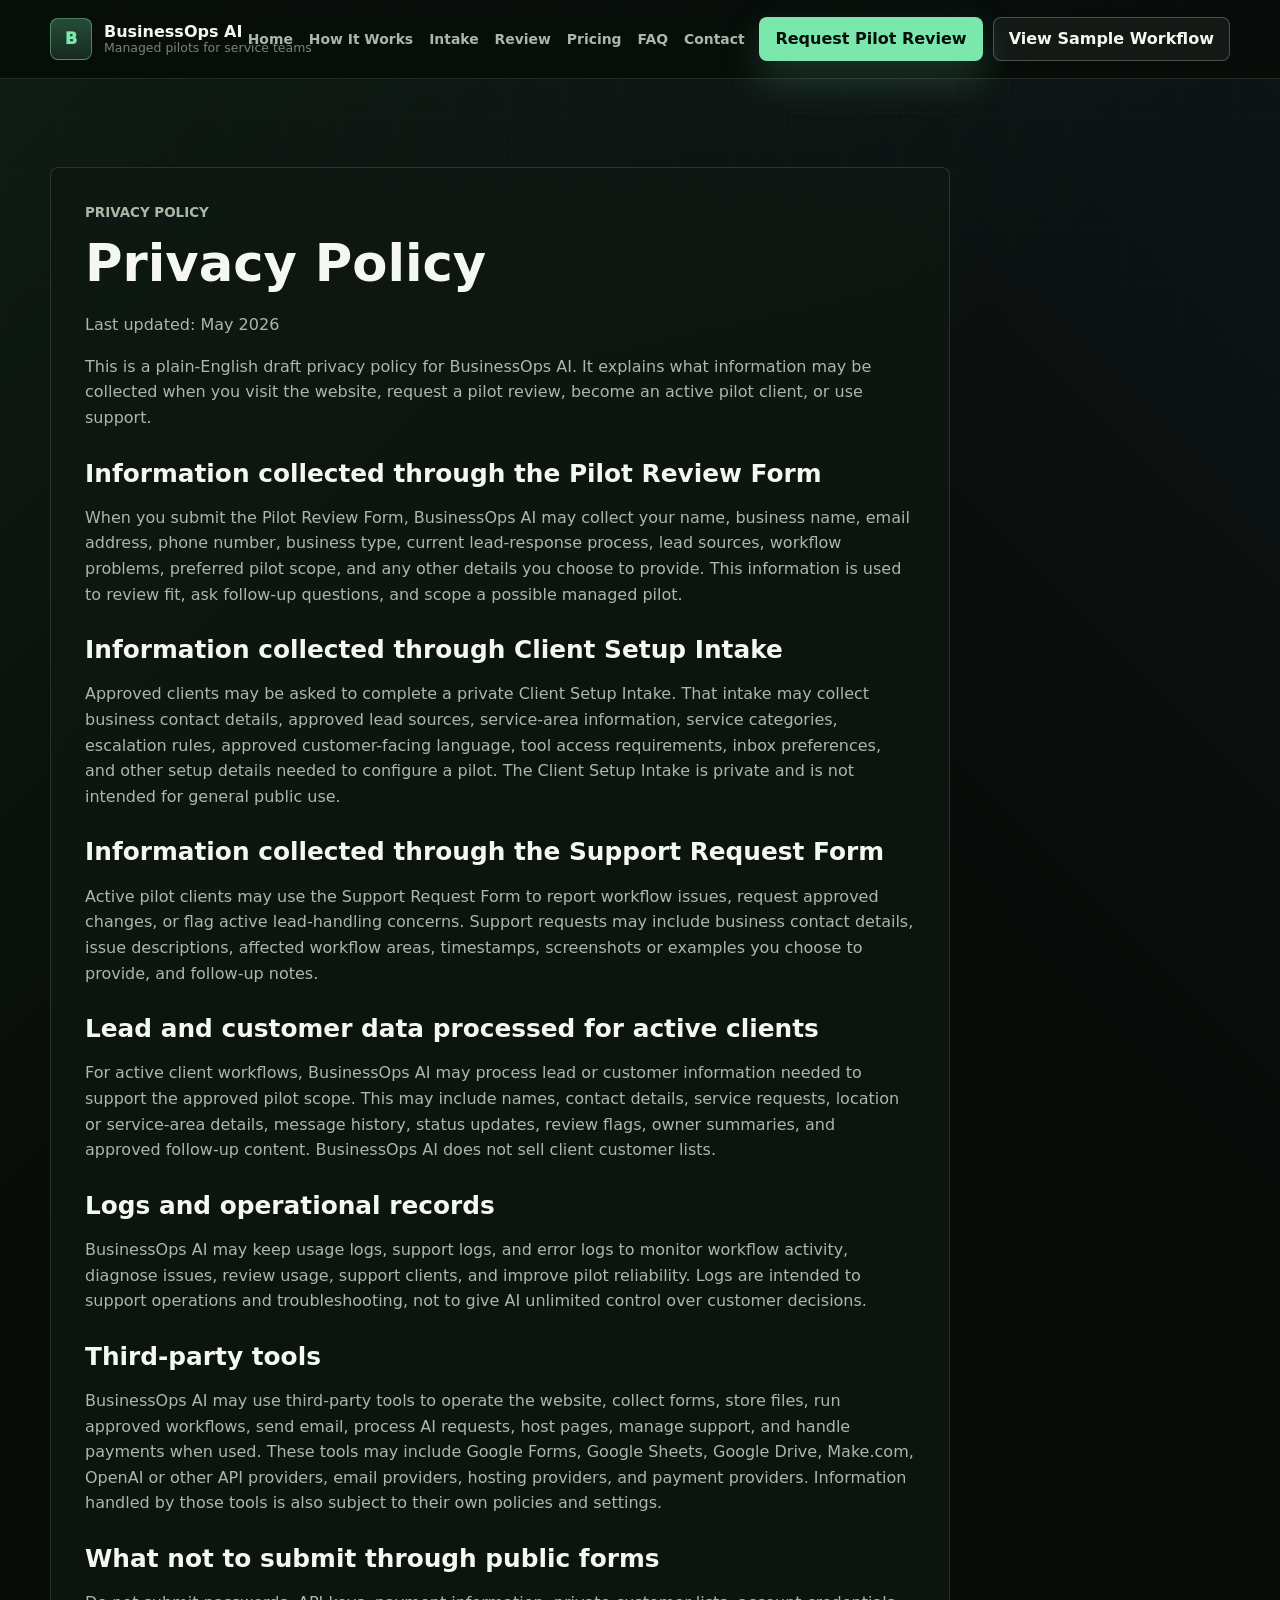
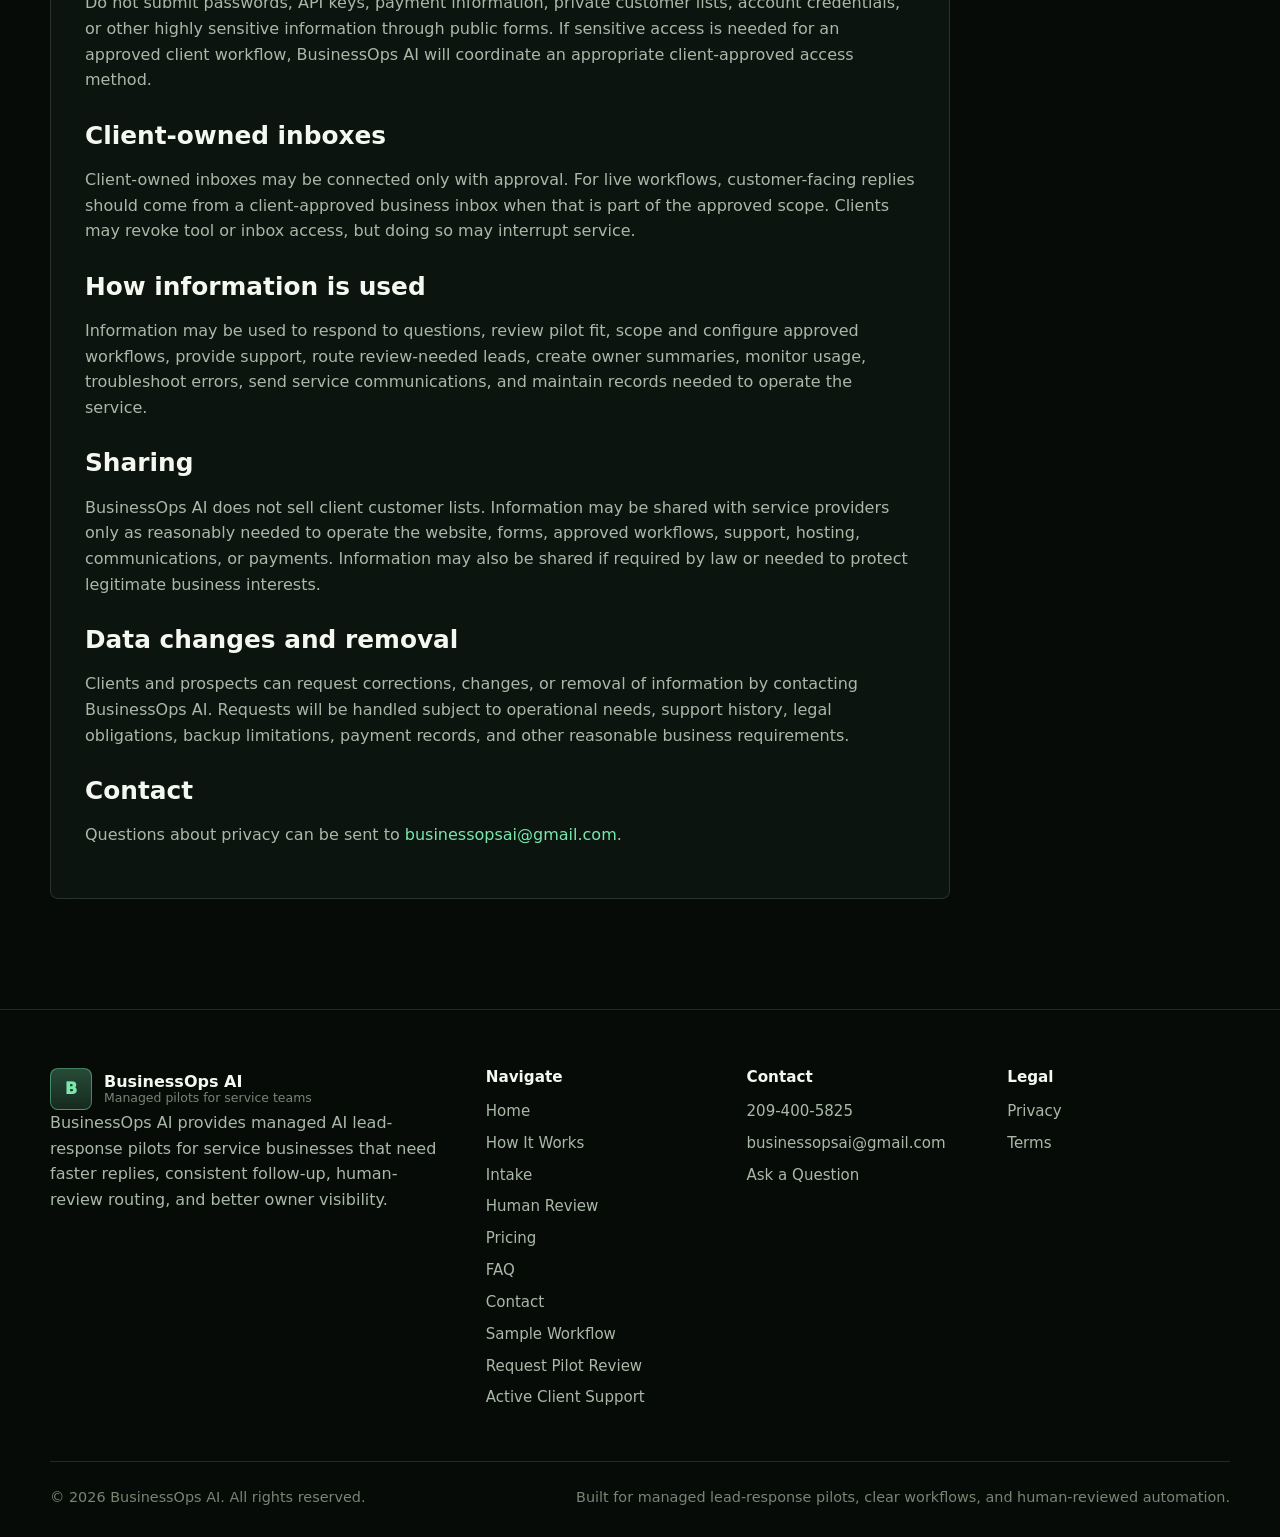
<file: privacy.html>
<!DOCTYPE html>
<html lang="en">
<head>
  <meta charset="UTF-8">
  <meta name="viewport" content="width=device-width, initial-scale=1.0">
  <meta name="description" content="Privacy Policy for BusinessOps AI.">
  <meta name="theme-color" content="#070b08">
  <title>Privacy Policy | BusinessOps AI</title>
  <link rel="stylesheet" href="styles.css">
</head>
<body>
  <a class="skip-link" href="#main">Skip to content</a>
  <header class="site-header" data-header>
    <div class="container nav-shell">
      <a class="brand" href="index.html#home" aria-label="BusinessOps AI home">
        <span class="brand-mark" aria-hidden="true">B</span>
        <span class="brand-copy">
          <strong>BusinessOps AI</strong>
          <span>Managed pilots for service teams</span>
        </span>
      </a>
      <button class="nav-toggle" type="button" aria-expanded="false" aria-controls="site-nav" data-nav-toggle>
        <span></span>
        <span></span>
        <span></span>
        <span class="sr-only">Toggle navigation</span>
      </button>
      <nav class="site-nav" id="site-nav" aria-label="Privacy page navigation" data-site-nav>
        <a href="index.html#home">Home</a>
        <a href="index.html#how-it-works">How It Works</a>
        <a href="index.html#lead-intake-options">Intake</a>
        <a href="index.html#human-review">Review</a>
        <a href="index.html#pricing">Pricing</a>
        <a href="index.html#faq">FAQ</a>
        <a href="index.html#contact">Contact</a>
        <a href="support.html">Support</a>
        <a class="mobile-nav-action" href="tel:2094005825">Call 209-400-5825</a>
        <a class="mobile-nav-action" href="https://docs.google.com/forms/d/e/1FAIpQLSeqKImtUpdh73TtYJK3ei0pAv8Gd3QELmhtklItyLwb80i5EQ/viewform?usp=header" target="_blank" rel="noopener">Request Pilot Review</a>
        <a class="mobile-nav-action" href="https://businessopsai.github.io/businessopsai/assets/businessops-ai-demo-proof-pack.pdf" target="_blank" rel="noopener">View Sample Workflow</a>
      </nav>
      <div class="nav-actions">
        <a class="btn btn-primary" href="https://docs.google.com/forms/d/e/1FAIpQLSeqKImtUpdh73TtYJK3ei0pAv8Gd3QELmhtklItyLwb80i5EQ/viewform?usp=header" target="_blank" rel="noopener">Request Pilot Review</a>
        <a class="btn btn-secondary" href="https://businessopsai.github.io/businessopsai/assets/businessops-ai-demo-proof-pack.pdf" target="_blank" rel="noopener">View Sample Workflow</a>
      </div>
    </div>
  </header>

  <main id="main" class="legal-page">
    <div class="container">
      <article class="legal-card">
        <p class="section-kicker">Privacy Policy</p>
        <h1>Privacy Policy</h1>
        <p>Last updated: May 2026</p>
        <p>This is a plain-English draft privacy policy for BusinessOps AI. It explains what information may be collected when you visit the website, request a pilot review, become an active pilot client, or use support.</p>

        <h2>Information collected through the Pilot Review Form</h2>
        <p>When you submit the Pilot Review Form, BusinessOps AI may collect your name, business name, email address, phone number, business type, current lead-response process, lead sources, workflow problems, preferred pilot scope, and any other details you choose to provide. This information is used to review fit, ask follow-up questions, and scope a possible managed pilot.</p>

        <h2>Information collected through Client Setup Intake</h2>
        <p>Approved clients may be asked to complete a private Client Setup Intake. That intake may collect business contact details, approved lead sources, service-area information, service categories, escalation rules, approved customer-facing language, tool access requirements, inbox preferences, and other setup details needed to configure a pilot. The Client Setup Intake is private and is not intended for general public use.</p>

        <h2>Information collected through the Support Request Form</h2>
        <p>Active pilot clients may use the Support Request Form to report workflow issues, request approved changes, or flag active lead-handling concerns. Support requests may include business contact details, issue descriptions, affected workflow areas, timestamps, screenshots or examples you choose to provide, and follow-up notes.</p>

        <h2>Lead and customer data processed for active clients</h2>
        <p>For active client workflows, BusinessOps AI may process lead or customer information needed to support the approved pilot scope. This may include names, contact details, service requests, location or service-area details, message history, status updates, review flags, owner summaries, and approved follow-up content. BusinessOps AI does not sell client customer lists.</p>

        <h2>Logs and operational records</h2>
        <p>BusinessOps AI may keep usage logs, support logs, and error logs to monitor workflow activity, diagnose issues, review usage, support clients, and improve pilot reliability. Logs are intended to support operations and troubleshooting, not to give AI unlimited control over customer decisions.</p>

        <h2>Third-party tools</h2>
        <p>BusinessOps AI may use third-party tools to operate the website, collect forms, store files, run approved workflows, send email, process AI requests, host pages, manage support, and handle payments when used. These tools may include Google Forms, Google Sheets, Google Drive, Make.com, OpenAI or other API providers, email providers, hosting providers, and payment providers. Information handled by those tools is also subject to their own policies and settings.</p>

        <h2>What not to submit through public forms</h2>
        <p>Do not submit passwords, API keys, payment information, private customer lists, account credentials, or other highly sensitive information through public forms. If sensitive access is needed for an approved client workflow, BusinessOps AI will coordinate an appropriate client-approved access method.</p>

        <h2>Client-owned inboxes</h2>
        <p>Client-owned inboxes may be connected only with approval. For live workflows, customer-facing replies should come from a client-approved business inbox when that is part of the approved scope. Clients may revoke tool or inbox access, but doing so may interrupt service.</p>

        <h2>How information is used</h2>
        <p>Information may be used to respond to questions, review pilot fit, scope and configure approved workflows, provide support, route review-needed leads, create owner summaries, monitor usage, troubleshoot errors, send service communications, and maintain records needed to operate the service.</p>

        <h2>Sharing</h2>
        <p>BusinessOps AI does not sell client customer lists. Information may be shared with service providers only as reasonably needed to operate the website, forms, approved workflows, support, hosting, communications, or payments. Information may also be shared if required by law or needed to protect legitimate business interests.</p>

        <h2>Data changes and removal</h2>
        <p>Clients and prospects can request corrections, changes, or removal of information by contacting BusinessOps AI. Requests will be handled subject to operational needs, support history, legal obligations, backup limitations, payment records, and other reasonable business requirements.</p>

        <h2>Contact</h2>
        <p>Questions about privacy can be sent to <a href="mailto:businessopsai@gmail.com">businessopsai@gmail.com</a>.</p>
      </article>
    </div>
  </main>

  <footer class="site-footer">
    <div class="container footer-grid">
      <div>
        <a class="brand" href="index.html#home" aria-label="BusinessOps AI home">
          <span class="brand-mark" aria-hidden="true">B</span>
          <span class="brand-copy">
            <strong>BusinessOps AI</strong>
            <span>Managed pilots for service teams</span>
          </span>
        </a>
        <p>BusinessOps AI provides managed AI lead-response pilots for service businesses that need faster replies, consistent follow-up, human-review routing, and better owner visibility.</p>
      </div>
      <nav aria-label="Footer navigation">
        <h3>Navigate</h3>
        <a href="index.html#home">Home</a>
        <a href="index.html#how-it-works">How It Works</a>
        <a href="index.html#lead-intake-options">Intake</a>
        <a href="index.html#human-review">Human Review</a>
        <a href="index.html#pricing">Pricing</a>
        <a href="index.html#faq">FAQ</a>
        <a href="index.html#contact">Contact</a>
        <a href="https://businessopsai.github.io/businessopsai/assets/businessops-ai-demo-proof-pack.pdf" target="_blank" rel="noopener">Sample Workflow</a>
        <a href="https://docs.google.com/forms/d/e/1FAIpQLSeqKImtUpdh73TtYJK3ei0pAv8Gd3QELmhtklItyLwb80i5EQ/viewform?usp=header" target="_blank" rel="noopener">Request Pilot Review</a>
        <a href="support.html">Active Client Support</a>
      </nav>
      <nav aria-label="Footer contact links">
        <h3>Contact</h3>
        <a href="tel:2094005825">209-400-5825</a>
        <a href="mailto:businessopsai@gmail.com">businessopsai@gmail.com</a>
        <a href="mailto:businessopsai@gmail.com?subject=BusinessOps%20AI%20Question">Ask a Question</a>
      </nav>
      <nav aria-label="Footer legal links">
        <h3>Legal</h3>
        <a href="privacy.html">Privacy</a>
        <a href="terms.html">Terms</a>
      </nav>
    </div>
    <div class="container footer-bottom">
      <span>&copy; 2026 BusinessOps AI. All rights reserved.</span>
      <span>Built for managed lead-response pilots, clear workflows, and human-reviewed automation.</span>
    </div>
  </footer>

  <script src="app.js" defer></script>
</body>
</html>
</file>
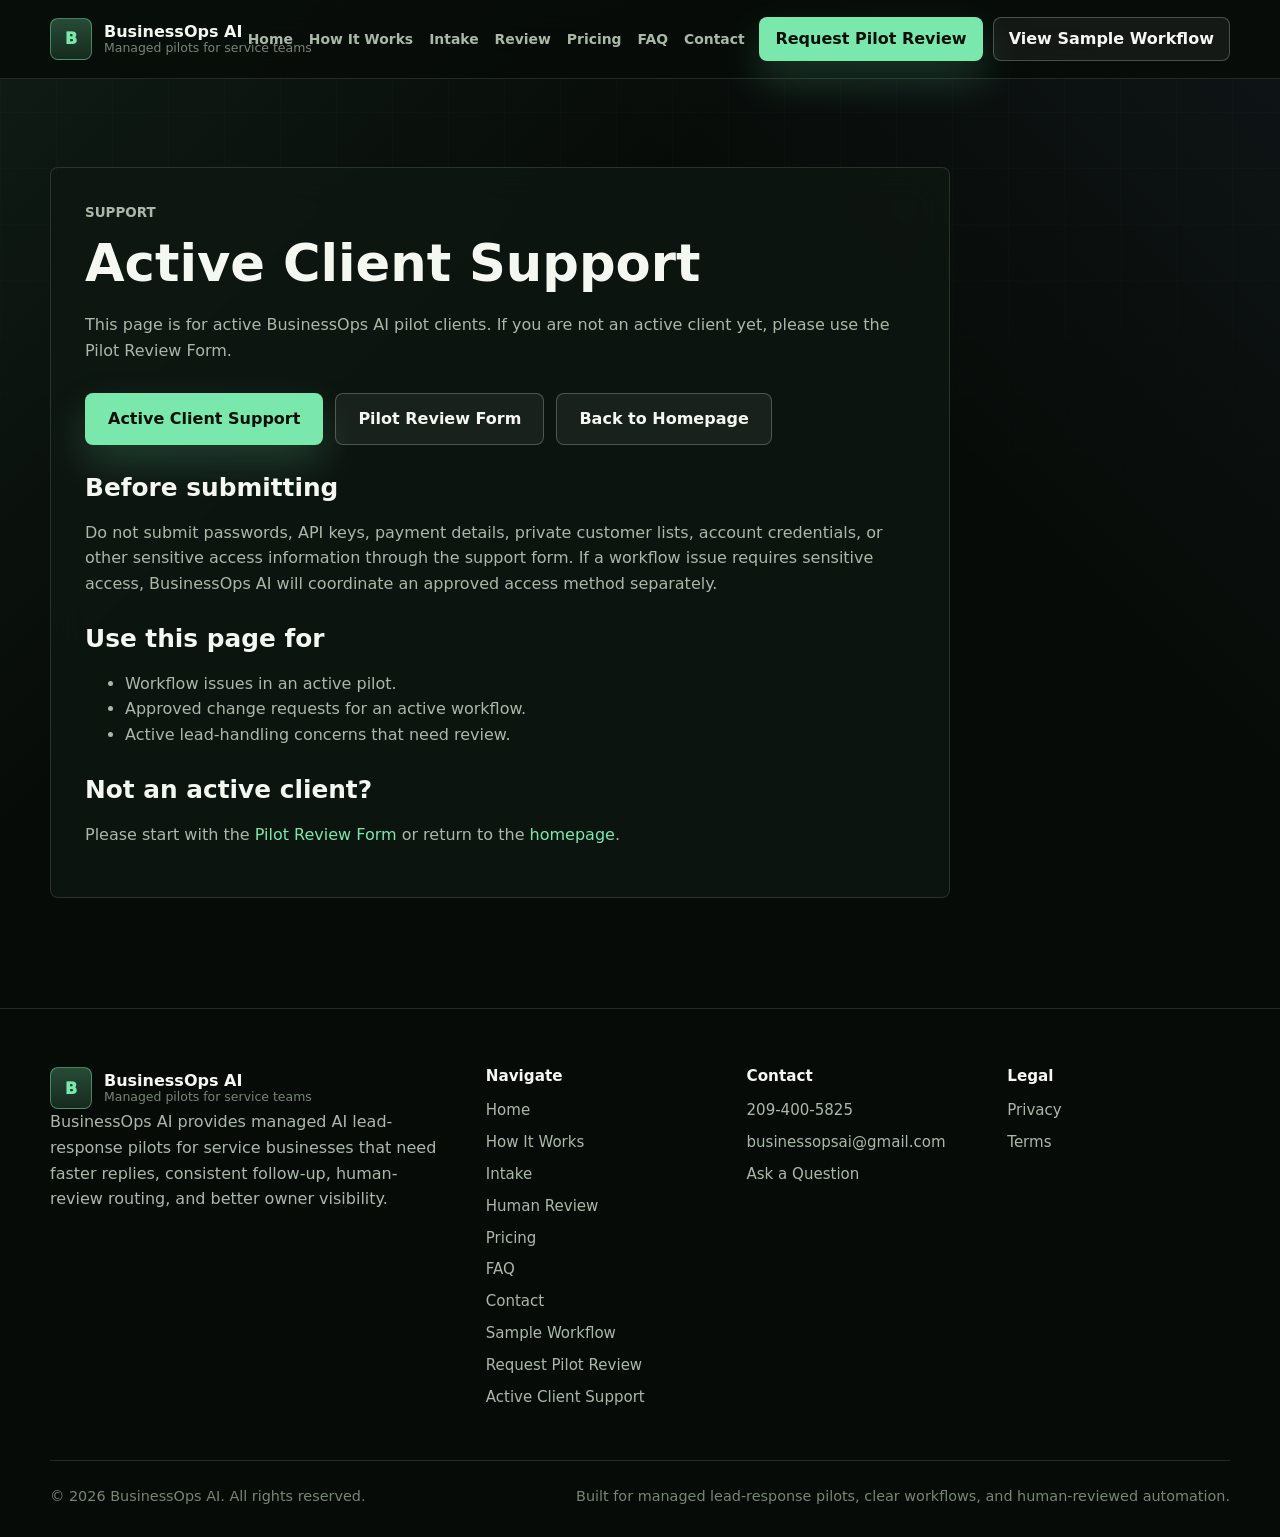
<file: support.html>
<!DOCTYPE html>
<html lang="en">
<head>
  <meta charset="UTF-8">
  <meta name="viewport" content="width=device-width, initial-scale=1.0">
  <meta name="description" content="Active Client Support for BusinessOps AI pilot clients.">
  <meta name="theme-color" content="#070b08">
  <title>Active Client Support | BusinessOps AI</title>
  <link rel="stylesheet" href="styles.css">
</head>
<body>
  <a class="skip-link" href="#main">Skip to content</a>
  <header class="site-header" data-header>
    <div class="container nav-shell">
      <a class="brand" href="index.html#home" aria-label="BusinessOps AI home">
        <span class="brand-mark" aria-hidden="true">B</span>
        <span class="brand-copy">
          <strong>BusinessOps AI</strong>
          <span>Managed pilots for service teams</span>
        </span>
      </a>
      <button class="nav-toggle" type="button" aria-expanded="false" aria-controls="site-nav" data-nav-toggle>
        <span></span>
        <span></span>
        <span></span>
        <span class="sr-only">Toggle navigation</span>
      </button>
      <nav class="site-nav" id="site-nav" aria-label="Support page navigation" data-site-nav>
        <a href="index.html#home">Home</a>
        <a href="index.html#how-it-works">How It Works</a>
        <a href="index.html#lead-intake-options">Intake</a>
        <a href="index.html#human-review">Review</a>
        <a href="index.html#pricing">Pricing</a>
        <a href="index.html#faq">FAQ</a>
        <a href="index.html#contact">Contact</a>
        <a href="support.html">Support</a>
        <a class="mobile-nav-action" href="tel:2094005825">Call 209-400-5825</a>
        <a class="mobile-nav-action" href="https://docs.google.com/forms/d/e/1FAIpQLSeqKImtUpdh73TtYJK3ei0pAv8Gd3QELmhtklItyLwb80i5EQ/viewform?usp=header" target="_blank" rel="noopener">Request Pilot Review</a>
        <a class="mobile-nav-action" href="https://businessopsai.github.io/businessopsai/assets/businessops-ai-demo-proof-pack.pdf" target="_blank" rel="noopener">View Sample Workflow</a>
      </nav>
      <div class="nav-actions">
        <a class="btn btn-primary" href="https://docs.google.com/forms/d/e/1FAIpQLSeqKImtUpdh73TtYJK3ei0pAv8Gd3QELmhtklItyLwb80i5EQ/viewform?usp=header" target="_blank" rel="noopener">Request Pilot Review</a>
        <a class="btn btn-secondary" href="https://businessopsai.github.io/businessopsai/assets/businessops-ai-demo-proof-pack.pdf" target="_blank" rel="noopener">View Sample Workflow</a>
      </div>
    </div>
  </header>

  <main id="main" class="legal-page">
    <div class="container">
      <article class="legal-card">
        <p class="section-kicker">Support</p>
        <h1>Active Client Support</h1>
        <p>This page is for active BusinessOps AI pilot clients. If you are not an active client yet, please use the Pilot Review Form.</p>

        <div class="sample-workflow-actions">
          <a class="btn btn-primary btn-large" href="https://docs.google.com/forms/d/e/1FAIpQLSfnAFsgQQxiXPShAd55qfoyElsPSGkfo3_tfGsqlhr0TLUROQ/viewform?usp=header" target="_blank" rel="noopener">Active Client Support</a>
          <a class="btn btn-secondary btn-large" href="https://docs.google.com/forms/d/e/1FAIpQLSeqKImtUpdh73TtYJK3ei0pAv8Gd3QELmhtklItyLwb80i5EQ/viewform?usp=header" target="_blank" rel="noopener">Pilot Review Form</a>
          <a class="btn btn-ghost btn-large" href="index.html#home">Back to Homepage</a>
        </div>

        <h2>Before submitting</h2>
        <p>Do not submit passwords, API keys, payment details, private customer lists, account credentials, or other sensitive access information through the support form. If a workflow issue requires sensitive access, BusinessOps AI will coordinate an approved access method separately.</p>

        <h2>Use this page for</h2>
        <ul>
          <li>Workflow issues in an active pilot.</li>
          <li>Approved change requests for an active workflow.</li>
          <li>Active lead-handling concerns that need review.</li>
        </ul>

        <h2>Not an active client?</h2>
        <p>Please start with the <a href="https://docs.google.com/forms/d/e/1FAIpQLSeqKImtUpdh73TtYJK3ei0pAv8Gd3QELmhtklItyLwb80i5EQ/viewform?usp=header" target="_blank" rel="noopener">Pilot Review Form</a> or return to the <a href="index.html#home">homepage</a>.</p>
      </article>
    </div>
  </main>

  <footer class="site-footer">
    <div class="container footer-grid">
      <div>
        <a class="brand" href="index.html#home" aria-label="BusinessOps AI home">
          <span class="brand-mark" aria-hidden="true">B</span>
          <span class="brand-copy">
            <strong>BusinessOps AI</strong>
            <span>Managed pilots for service teams</span>
          </span>
        </a>
        <p>BusinessOps AI provides managed AI lead-response pilots for service businesses that need faster replies, consistent follow-up, human-review routing, and better owner visibility.</p>
      </div>
      <nav aria-label="Footer navigation">
        <h3>Navigate</h3>
        <a href="index.html#home">Home</a>
        <a href="index.html#how-it-works">How It Works</a>
        <a href="index.html#lead-intake-options">Intake</a>
        <a href="index.html#human-review">Human Review</a>
        <a href="index.html#pricing">Pricing</a>
        <a href="index.html#faq">FAQ</a>
        <a href="index.html#contact">Contact</a>
        <a href="https://businessopsai.github.io/businessopsai/assets/businessops-ai-demo-proof-pack.pdf" target="_blank" rel="noopener">Sample Workflow</a>
        <a href="https://docs.google.com/forms/d/e/1FAIpQLSeqKImtUpdh73TtYJK3ei0pAv8Gd3QELmhtklItyLwb80i5EQ/viewform?usp=header" target="_blank" rel="noopener">Request Pilot Review</a>
        <a href="support.html">Active Client Support</a>
      </nav>
      <nav aria-label="Footer contact links">
        <h3>Contact</h3>
        <a href="tel:2094005825">209-400-5825</a>
        <a href="mailto:businessopsai@gmail.com">businessopsai@gmail.com</a>
        <a href="mailto:businessopsai@gmail.com?subject=BusinessOps%20AI%20Question">Ask a Question</a>
      </nav>
      <nav aria-label="Footer legal links">
        <h3>Legal</h3>
        <a href="privacy.html">Privacy</a>
        <a href="terms.html">Terms</a>
      </nav>
    </div>
    <div class="container footer-bottom">
      <span>&copy; 2026 BusinessOps AI. All rights reserved.</span>
      <span>Built for managed lead-response pilots, clear workflows, and human-reviewed automation.</span>
    </div>
  </footer>

  <script src="app.js" defer></script>
</body>
</html>
</file>
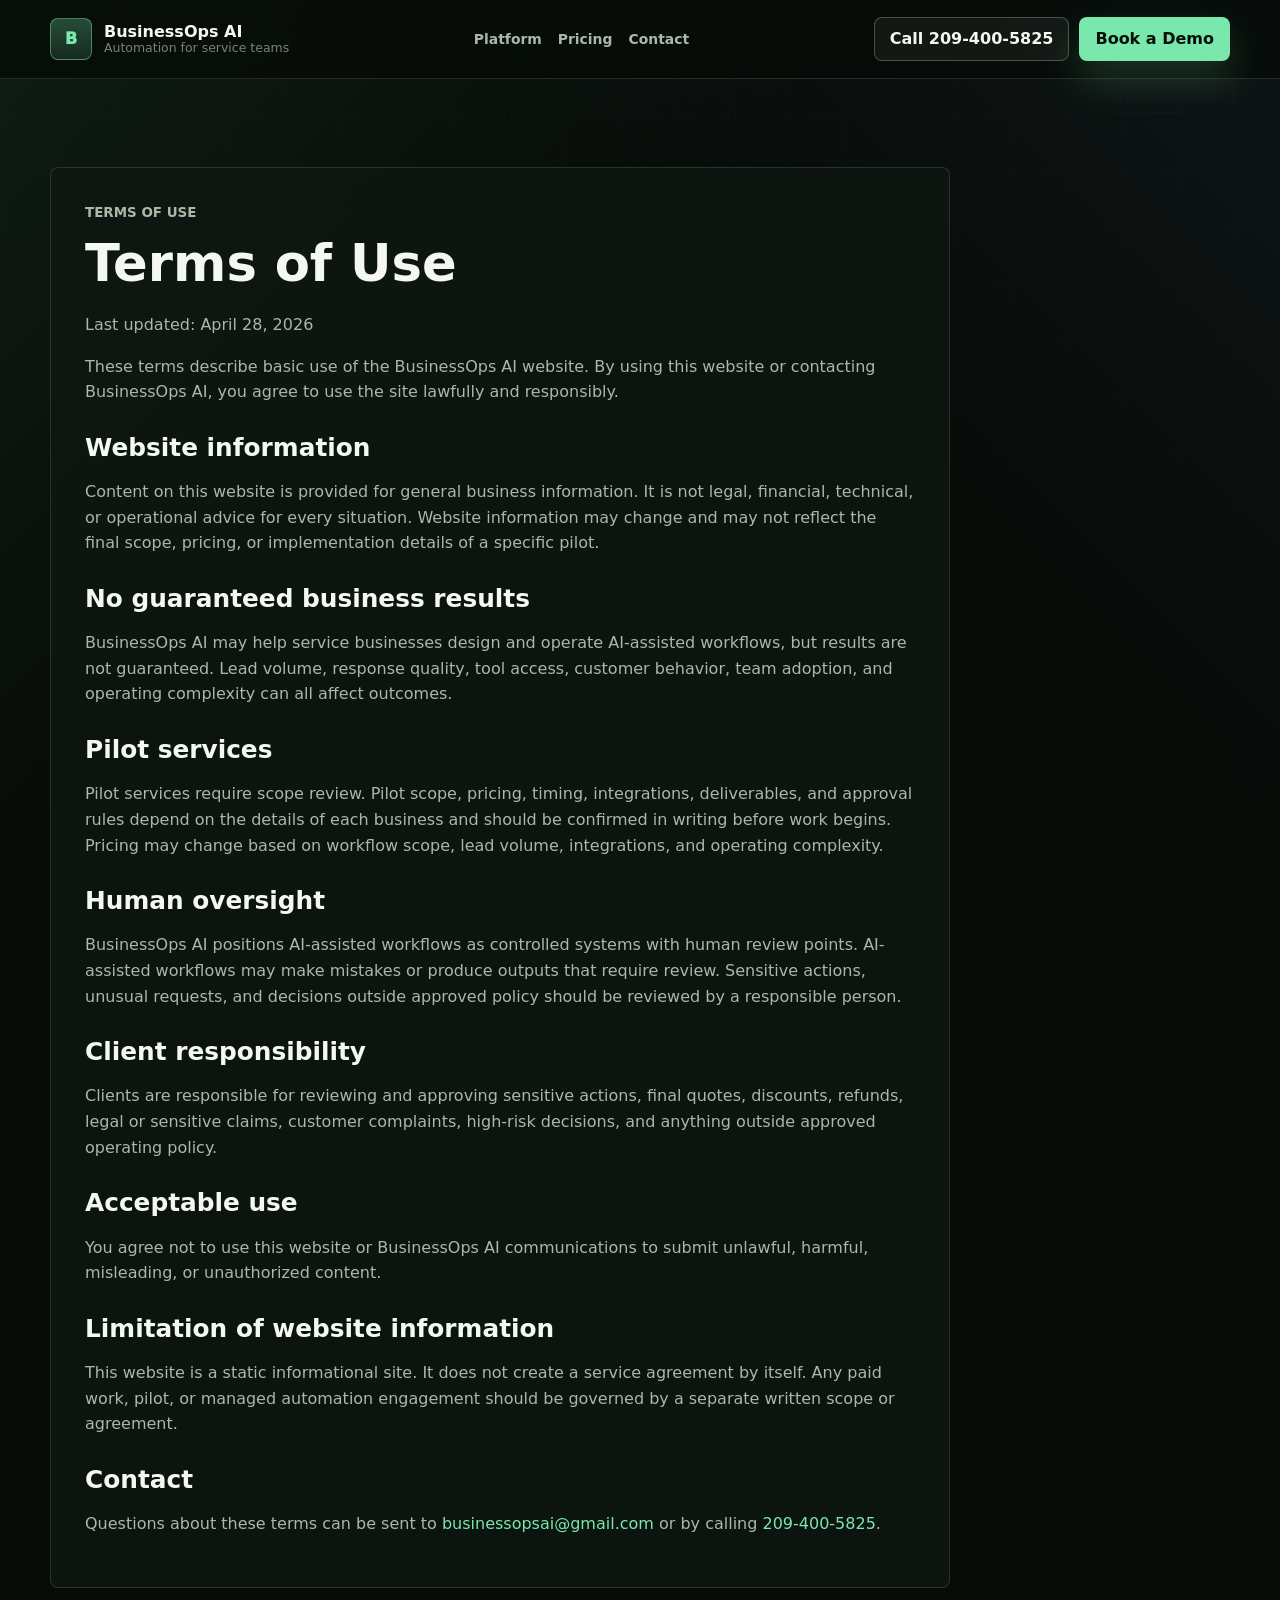
<file: terms.html>
<!DOCTYPE html>
<html lang="en">
<head>
  <meta charset="UTF-8">
  <meta name="viewport" content="width=device-width, initial-scale=1.0">
  <meta name="description" content="Terms of Use for BusinessOps AI.">
  <meta name="theme-color" content="#070b08">
  <title>Terms of Use | BusinessOps AI</title>
  <link rel="stylesheet" href="styles.css">
</head>
<body>
  <a class="skip-link" href="#main">Skip to content</a>
  <header class="site-header" data-header>
    <div class="container nav-shell">
      <a class="brand" href="index.html#top" aria-label="BusinessOps AI home">
        <span class="brand-mark" aria-hidden="true">B</span>
        <span class="brand-copy">
          <strong>BusinessOps AI</strong>
          <span>Automation for service teams</span>
        </span>
      </a>
      <button class="nav-toggle" type="button" aria-expanded="false" aria-controls="site-nav" data-nav-toggle>
        <span></span>
        <span></span>
        <span></span>
        <span class="sr-only">Toggle navigation</span>
      </button>
      <nav class="site-nav" id="site-nav" aria-label="Legal page navigation" data-site-nav>
        <a href="index.html#platform">Platform</a>
        <a href="index.html#pricing">Pricing</a>
        <a href="index.html#contact">Contact</a>
        <a class="mobile-nav-action" href="tel:2094005825">Call 209-400-5825</a>
        <a class="mobile-nav-action" href="index.html#contact">Book a Demo</a>
      </nav>
      <div class="nav-actions">
        <a class="btn btn-ghost" href="tel:2094005825">Call 209-400-5825</a>
        <a class="btn btn-primary" href="index.html#contact">Book a Demo</a>
      </div>
    </div>
  </header>

  <main id="main" class="legal-page">
    <div class="container">
      <article class="legal-card">
        <p class="section-kicker">Terms of Use</p>
        <h1>Terms of Use</h1>
        <p>Last updated: April 28, 2026</p>
        <p>These terms describe basic use of the BusinessOps AI website. By using this website or contacting BusinessOps AI, you agree to use the site lawfully and responsibly.</p>

        <h2>Website information</h2>
        <p>Content on this website is provided for general business information. It is not legal, financial, technical, or operational advice for every situation. Website information may change and may not reflect the final scope, pricing, or implementation details of a specific pilot.</p>

        <h2>No guaranteed business results</h2>
        <p>BusinessOps AI may help service businesses design and operate AI-assisted workflows, but results are not guaranteed. Lead volume, response quality, tool access, customer behavior, team adoption, and operating complexity can all affect outcomes.</p>

        <h2>Pilot services</h2>
        <p>Pilot services require scope review. Pilot scope, pricing, timing, integrations, deliverables, and approval rules depend on the details of each business and should be confirmed in writing before work begins. Pricing may change based on workflow scope, lead volume, integrations, and operating complexity.</p>

        <h2>Human oversight</h2>
        <p>BusinessOps AI positions AI-assisted workflows as controlled systems with human review points. AI-assisted workflows may make mistakes or produce outputs that require review. Sensitive actions, unusual requests, and decisions outside approved policy should be reviewed by a responsible person.</p>

        <h2>Client responsibility</h2>
        <p>Clients are responsible for reviewing and approving sensitive actions, final quotes, discounts, refunds, legal or sensitive claims, customer complaints, high-risk decisions, and anything outside approved operating policy.</p>

        <h2>Acceptable use</h2>
        <p>You agree not to use this website or BusinessOps AI communications to submit unlawful, harmful, misleading, or unauthorized content.</p>

        <h2>Limitation of website information</h2>
        <p>This website is a static informational site. It does not create a service agreement by itself. Any paid work, pilot, or managed automation engagement should be governed by a separate written scope or agreement.</p>

        <h2>Contact</h2>
        <p>Questions about these terms can be sent to <a href="mailto:businessopsai@gmail.com">businessopsai@gmail.com</a> or by calling <a href="tel:2094005825">209-400-5825</a>.</p>
      </article>
    </div>
  </main>
  <script src="app.js" defer></script>
</body>
</html>
</file>
<file: styles.css>
:root {
  color-scheme: dark;
  --bg: #070b08;
  --bg-2: #0b110d;
  --surface: rgba(15, 24, 18, 0.78);
  --surface-solid: #101913;
  --surface-strong: #16231a;
  --glass: rgba(255, 255, 255, 0.055);
  --line: rgba(231, 241, 232, 0.13);
  --line-strong: rgba(231, 241, 232, 0.25);
  --text: #f5f8f1;
  --muted: #aab8a8;
  --subtle: #778573;
  --brand: #7ae7ad;
  --brand-strong: #36c879;
  --amber: #ffd166;
  --coral: #ff8a65;
  --blue: #8db7ff;
  --ink: #051008;
  --danger: #ff7a7a;
  --radius: 8px;
  --shadow: 0 28px 90px rgba(0, 0, 0, 0.44);
  --container: 1180px;
}

* {
  box-sizing: border-box;
}

html {
  scroll-behavior: smooth;
  scroll-padding-top: 92px;
  overflow-x: hidden;
}

body {
  margin: 0;
  overflow-x: hidden;
  background:
    linear-gradient(135deg, rgba(122, 231, 173, 0.08), transparent 30%),
    linear-gradient(225deg, rgba(141, 183, 255, 0.06), transparent 28%),
    var(--bg);
  color: var(--text);
  font-family: Inter, ui-sans-serif, system-ui, -apple-system, BlinkMacSystemFont, "Segoe UI", sans-serif;
  font-size: 16px;
  line-height: 1.6;
  letter-spacing: 0;
  text-rendering: optimizeLegibility;
}

body::before {
  content: "";
  position: fixed;
  inset: 0;
  pointer-events: none;
  z-index: -1;
  background:
    linear-gradient(rgba(255, 255, 255, 0.026) 1px, transparent 1px),
    linear-gradient(90deg, rgba(255, 255, 255, 0.026) 1px, transparent 1px);
  background-size: 56px 56px;
  mask-image: linear-gradient(to bottom, rgba(0, 0, 0, 0.7), transparent 76%);
}

body.modal-open {
  overflow: hidden;
}

a {
  color: inherit;
  text-decoration: none;
}

button,
input,
select,
textarea {
  font: inherit;
}

button {
  color: inherit;
}

[hidden] {
  display: none !important;
}

.container {
  width: min(var(--container), calc(100% - 40px));
  margin: 0 auto;
}

.skip-link {
  position: fixed;
  top: 14px;
  left: 14px;
  z-index: 120;
  padding: 10px 14px;
  border-radius: var(--radius);
  background: var(--brand);
  color: var(--ink);
  font-weight: 850;
  transform: translateY(-150%);
}

.skip-link:focus {
  transform: translateY(0);
}

.sr-only {
  position: absolute;
  width: 1px;
  height: 1px;
  padding: 0;
  margin: -1px;
  overflow: hidden;
  clip: rect(0, 0, 0, 0);
  white-space: nowrap;
  border: 0;
}

.site-header {
  position: sticky;
  top: 0;
  z-index: 80;
  border-bottom: 1px solid var(--line);
  background: rgba(7, 11, 8, 0.82);
  backdrop-filter: blur(18px);
}

.site-header.is-scrolled {
  box-shadow: 0 16px 50px rgba(0, 0, 0, 0.22);
}

.nav-shell {
  display: grid;
  grid-template-columns: auto minmax(0, 1fr) auto;
  align-items: center;
  gap: 24px;
  min-height: 78px;
}

.brand {
  display: inline-flex;
  align-items: center;
  gap: 12px;
  min-width: 0;
  white-space: nowrap;
}

.brand-mark {
  display: grid;
  place-items: center;
  width: 42px;
  height: 42px;
  flex: 0 0 42px;
  border: 1px solid rgba(122, 231, 173, 0.45);
  border-radius: var(--radius);
  background:
    linear-gradient(180deg, rgba(122, 231, 173, 0.24), rgba(122, 231, 173, 0.08)),
    #0d1a12;
  color: var(--brand);
  font-weight: 950;
}

.brand-copy {
  display: grid;
  line-height: 1.15;
}

.brand-copy strong {
  font-size: 1rem;
  font-weight: 900;
}

.brand-copy span {
  color: var(--subtle);
  font-size: 0.78rem;
}

.site-nav {
  display: flex;
  justify-content: center;
  align-items: center;
  gap: 16px;
  min-width: 0;
  color: var(--muted);
  font-size: 0.87rem;
  font-weight: 700;
}

.site-nav a {
  white-space: nowrap;
}

.site-nav a,
.site-footer a,
.contact-methods a {
  transition: color 180ms ease, border-color 180ms ease, background 180ms ease;
}

.site-nav a:hover,
.site-footer a:hover,
.contact-methods a:hover {
  color: var(--text);
}

.site-footer a,
.contact-methods a,
.legal-card a {
  overflow-wrap: anywhere;
}

.mobile-nav-action {
  display: none;
}

.nav-actions,
.hero-actions,
.sample-workflow-actions,
.contact-methods {
  display: flex;
  align-items: center;
  gap: 12px;
}

.nav-actions {
  flex: 0 0 auto;
  gap: 10px;
}

.nav-actions .btn {
  padding-right: 15px;
  padding-left: 15px;
  white-space: nowrap;
}

.nav-toggle {
  display: none;
  width: 44px;
  height: 44px;
  padding: 0;
  border: 1px solid var(--line-strong);
  border-radius: var(--radius);
  background: var(--glass);
  cursor: pointer;
}

.nav-toggle span:not(.sr-only) {
  display: block;
  width: 18px;
  height: 2px;
  margin: 4px auto;
  border-radius: 99px;
  background: var(--text);
}

.btn {
  display: inline-flex;
  align-items: center;
  justify-content: center;
  min-height: 44px;
  padding: 0 18px;
  border: 1px solid transparent;
  border-radius: var(--radius);
  cursor: pointer;
  font-weight: 850;
  line-height: 1;
  letter-spacing: 0;
  text-align: center;
  white-space: nowrap;
  transition: transform 180ms ease, border-color 180ms ease, background 180ms ease, box-shadow 180ms ease;
}

.btn:hover {
  transform: translateY(-2px);
}

.btn:focus-visible,
a:focus-visible,
button:focus-visible,
input:focus-visible,
select:focus-visible,
textarea:focus-visible,
summary:focus-visible {
  outline: 3px solid rgba(122, 231, 173, 0.45);
  outline-offset: 3px;
}

.btn.btn-primary {
  background: var(--brand);
  color: var(--ink);
  box-shadow: 0 18px 42px rgba(122, 231, 173, 0.2);
}

.btn.btn-primary:hover,
.btn.btn-primary:focus-visible {
  background: #9bf0c2;
  color: var(--ink);
  box-shadow: 0 20px 54px rgba(122, 231, 173, 0.26);
}

.btn.btn-primary:focus-visible {
  outline-color: rgba(245, 248, 241, 0.88);
}

.btn-secondary,
.btn-ghost {
  border-color: var(--line-strong);
  background: rgba(255, 255, 255, 0.055);
  color: var(--text);
}

.btn-secondary:hover,
.btn-ghost:hover {
  border-color: rgba(122, 231, 173, 0.52);
  background: rgba(122, 231, 173, 0.09);
}

.btn-large {
  min-height: 52px;
  padding: 0 22px;
}

.hero {
  position: relative;
  min-height: 850px;
  display: grid;
  align-items: center;
  overflow: hidden;
  border-bottom: 1px solid var(--line);
  background: linear-gradient(180deg, rgba(8, 14, 10, 0.4), var(--bg) 95%);
}

.hero::before {
  content: "";
  position: absolute;
  inset: 0;
  background:
    linear-gradient(90deg, rgba(7, 11, 8, 0.96) 0%, rgba(7, 11, 8, 0.84) 42%, rgba(7, 11, 8, 0.38) 100%),
    linear-gradient(180deg, rgba(7, 11, 8, 0.08), rgba(7, 11, 8, 1) 100%);
  z-index: 1;
}

.hero-glow {
  position: absolute;
  inset: 7% 0 auto;
  height: 420px;
  background:
    linear-gradient(90deg, transparent, rgba(122, 231, 173, 0.14), rgba(141, 183, 255, 0.08), transparent);
  filter: blur(32px);
  opacity: 0.8;
}

.hero-grid {
  position: relative;
  z-index: 2;
  display: grid;
  grid-template-columns: minmax(0, 0.94fr) minmax(420px, 0.78fr);
  gap: 54px;
  align-items: center;
  padding: 138px 0 96px;
}

.eyebrow,
.section-kicker {
  margin: 0 0 15px;
  color: var(--brand);
  font-size: 0.84rem;
  font-weight: 900;
  letter-spacing: 0;
  text-transform: uppercase;
}

.eyebrow {
  display: inline-flex;
  align-items: center;
  gap: 10px;
  padding: 8px 12px;
  border: 1px solid rgba(122, 231, 173, 0.28);
  border-radius: var(--radius);
  background: rgba(122, 231, 173, 0.08);
  text-transform: none;
}

.eyebrow span,
.live-pill span {
  width: 8px;
  height: 8px;
  border-radius: 50%;
  background: var(--brand);
  box-shadow: 0 0 18px rgba(122, 231, 173, 0.85);
  animation: pulse 1.8s ease-in-out infinite;
}

h1,
h2,
h3,
p {
  margin-top: 0;
}

h1 {
  max-width: 780px;
  margin-bottom: 24px;
  font-size: 5.35rem;
  line-height: 0.97;
  letter-spacing: 0;
}

h2 {
  margin-bottom: 18px;
  font-size: 3.28rem;
  line-height: 1.06;
  letter-spacing: 0;
}

h3 {
  margin-bottom: 10px;
  font-size: 1.15rem;
  line-height: 1.25;
}

.hero-subheadline {
  max-width: 700px;
  margin-bottom: 32px;
  color: var(--muted);
  font-size: 1.17rem;
}

.hero-actions {
  flex-wrap: wrap;
  margin-bottom: 40px;
}

.cta-note {
  max-width: 680px;
  margin: -22px 0 34px;
  color: var(--subtle);
  font-size: 0.92rem;
}

.hero-stats {
  display: grid;
  grid-template-columns: repeat(4, minmax(0, 1fr));
  gap: 12px;
  max-width: 780px;
}

.hero-stats article,
.dashboard-card,
.feature-card,
.problem-card,
.outcome-card,
.proof-card,
.timeline-step,
.pricing-card,
.security-card,
.mission-card,
.approval-card,
.contact-form,
.modal-panel,
.faq-list details {
  border: 1px solid var(--line);
  border-radius: var(--radius);
  background: var(--surface);
  backdrop-filter: blur(18px);
  box-shadow: 0 1px 0 rgba(255, 255, 255, 0.04) inset;
}

.hero-stats article {
  min-height: 114px;
  padding: 16px;
}

.hero-stats strong {
  display: block;
  margin-bottom: 6px;
  font-size: 1.1rem;
  line-height: 1.15;
}

.hero-stats span {
  color: var(--muted);
  font-size: 0.88rem;
}

.hero-visual {
  position: relative;
}

.dashboard-card {
  position: relative;
  overflow: hidden;
  padding: 22px;
  background:
    linear-gradient(160deg, rgba(122, 231, 173, 0.1), transparent 34%),
    rgba(14, 23, 17, 0.82);
  box-shadow: var(--shadow);
}

.dashboard-card::before {
  content: "";
  position: absolute;
  inset: 0;
  pointer-events: none;
  border-radius: inherit;
  background: linear-gradient(120deg, transparent, rgba(255, 255, 255, 0.11), transparent);
  transform: translateX(-120%);
  animation: sheen 7s ease-in-out infinite;
}

.dashboard-topbar {
  display: flex;
  justify-content: space-between;
  gap: 16px;
  align-items: center;
  margin-bottom: 22px;
}

.window-dots {
  display: flex;
  gap: 7px;
}

.window-dots span {
  width: 10px;
  height: 10px;
  border-radius: 50%;
  background: rgba(255, 255, 255, 0.25);
}

.window-dots span:nth-child(2) {
  background: rgba(255, 209, 102, 0.75);
}

.window-dots span:nth-child(3) {
  background: rgba(122, 231, 173, 0.85);
}

.live-pill {
  display: inline-flex;
  align-items: center;
  gap: 8px;
  padding: 8px 10px;
  border: 1px solid rgba(122, 231, 173, 0.34);
  border-radius: var(--radius);
  background: rgba(122, 231, 173, 0.08);
  color: var(--brand);
  font-size: 0.78rem;
  font-weight: 900;
}

.workflow-preview {
  position: relative;
  display: grid;
  gap: 12px;
  padding: 8px 0 4px;
}

.workflow-track {
  position: absolute;
  top: 27px;
  bottom: 27px;
  left: 17px;
  width: 2px;
  background: linear-gradient(180deg, rgba(122, 231, 173, 0.75), rgba(122, 231, 173, 0.06));
}

.workflow-step {
  position: relative;
  display: grid;
  grid-template-columns: 34px 1fr;
  gap: 12px;
  align-items: start;
  padding: 15px;
  border: 1px solid var(--line);
  border-radius: var(--radius);
  background: rgba(255, 255, 255, 0.045);
  animation: liftStep 10s ease-in-out infinite;
}

.workflow-step:nth-child(3) {
  animation-delay: 1s;
}

.workflow-step:nth-child(4) {
  animation-delay: 2s;
}

.workflow-step:nth-child(5) {
  animation-delay: 3s;
}

.workflow-step:nth-child(6) {
  animation-delay: 4s;
}

.workflow-step.active {
  border-color: rgba(122, 231, 173, 0.42);
  background: rgba(122, 231, 173, 0.08);
}

.step-dot {
  position: relative;
  z-index: 1;
  display: grid;
  place-items: center;
  width: 20px;
  height: 20px;
  margin-top: 2px;
  border: 4px solid #142118;
  border-radius: 50%;
  background: var(--brand);
  box-shadow: 0 0 22px rgba(122, 231, 173, 0.45);
}

.workflow-step p {
  margin-bottom: 2px;
  font-weight: 900;
}

.workflow-step small {
  color: var(--muted);
}

.dashboard-insights {
  display: grid;
  grid-template-columns: repeat(3, 1fr);
  gap: 10px;
  margin-top: 18px;
}

.dashboard-insights div {
  padding: 13px;
  border: 1px solid var(--line);
  border-radius: var(--radius);
  background: rgba(255, 255, 255, 0.04);
}

.dashboard-insights span {
  display: block;
  margin-bottom: 6px;
  color: var(--subtle);
  font-size: 0.74rem;
  font-weight: 800;
}

.dashboard-insights strong {
  display: block;
  font-size: 0.88rem;
  line-height: 1.2;
}

.capability-strip {
  border-bottom: 1px solid var(--line);
  background: rgba(12, 18, 14, 0.78);
}

.capability-grid {
  display: grid;
  grid-template-columns: repeat(4, 1fr);
}

.capability-grid span {
  padding: 18px 14px;
  color: var(--muted);
  text-align: center;
  font-size: 0.9rem;
  font-weight: 850;
}

.section {
  position: relative;
  padding: 104px 0;
}

.section-contrast {
  border-top: 1px solid var(--line);
  border-bottom: 1px solid var(--line);
  background: rgba(10, 16, 12, 0.72);
}

.section-heading {
  display: grid;
  grid-template-columns: minmax(0, 0.92fr) minmax(320px, 0.62fr);
  gap: 46px;
  align-items: end;
  margin-bottom: 42px;
}

.section-heading.narrow {
  display: block;
  max-width: 820px;
}

.section-heading h2 {
  margin-bottom: 0;
}

.section-heading p,
.section-copy {
  margin-bottom: 0;
  color: var(--muted);
  font-size: 1.04rem;
}

.mission-section {
  padding: 82px 0;
}

.mission-card {
  padding: 36px;
  background:
    linear-gradient(90deg, rgba(122, 231, 173, 0.12), rgba(141, 183, 255, 0.06)),
    var(--surface);
}

.mission-card h2 {
  max-width: 980px;
  margin-bottom: 0;
  font-size: 2.24rem;
}

.mission-card .section-copy {
  margin-top: 18px;
}

.feature-grid {
  display: grid;
  grid-template-columns: repeat(4, 1fr);
  gap: 16px;
}

.feature-card {
  min-height: 315px;
  padding: 26px;
  transition: transform 180ms ease, border-color 180ms ease, background 180ms ease;
}

.feature-card:hover,
.outcome-card:hover,
.proof-card:hover,
.pricing-card:hover,
.security-card:hover,
.problem-card:hover {
  transform: translateY(-4px);
  border-color: rgba(122, 231, 173, 0.35);
  background: rgba(20, 32, 24, 0.88);
}

.feature-icon {
  display: grid;
  place-items: center;
  width: 46px;
  height: 46px;
  margin-bottom: 34px;
  border-radius: var(--radius);
  background: var(--brand);
  color: var(--ink);
  font-weight: 950;
}

.feature-icon.amber {
  background: var(--amber);
}

.feature-icon.coral {
  background: var(--coral);
}

.feature-icon.blue {
  background: var(--blue);
}

.feature-card p,
.outcome-card p,
.timeline-step p,
.pricing-card p,
.security-card p,
.faq-list p,
.site-footer p,
.modal-panel p,
.approval-card p {
  margin-bottom: 0;
  color: var(--muted);
}

.split-layout {
  display: grid;
  grid-template-columns: minmax(0, 0.86fr) minmax(430px, 0.88fr);
  gap: 56px;
  align-items: center;
}

.split-layout.reverse {
  grid-template-columns: minmax(430px, 0.88fr) minmax(0, 0.86fr);
}

.split-layout.reverse > div:first-child {
  order: 2;
}

.problem-grid,
.task-grid {
  display: grid;
  grid-template-columns: repeat(2, 1fr);
  gap: 14px;
}

.problem-card {
  display: flex;
  align-items: center;
  gap: 12px;
  min-height: 76px;
  padding: 18px;
  color: var(--text);
  font-weight: 850;
}

.problem-card span {
  width: 10px;
  height: 10px;
  border-radius: 50%;
  background: var(--coral);
  box-shadow: 0 0 16px rgba(255, 138, 101, 0.6);
}

.outcome-grid {
  display: grid;
  grid-template-columns: repeat(3, 1fr);
  gap: 16px;
}

.outcome-card {
  min-height: 215px;
  padding: 24px;
  transition: transform 180ms ease, border-color 180ms ease, background 180ms ease;
}

.outcome-card h3::before {
  content: "";
  display: block;
  width: 34px;
  height: 4px;
  margin-bottom: 24px;
  border-radius: 999px;
  background: var(--brand);
}

.timeline {
  position: relative;
  display: grid;
  gap: 16px;
  margin-top: 42px;
}

.timeline::before {
  content: "";
  position: absolute;
  top: 0;
  bottom: 0;
  left: 25px;
  width: 2px;
  background: linear-gradient(180deg, rgba(122, 231, 173, 0.75), rgba(122, 231, 173, 0.05));
}

.timeline-step {
  position: relative;
  display: grid;
  grid-template-columns: 52px 1fr;
  gap: 18px;
  padding: 24px;
}

.timeline-step span {
  position: relative;
  z-index: 1;
  display: grid;
  place-items: center;
  width: 52px;
  height: 52px;
  border: 1px solid rgba(122, 231, 173, 0.45);
  border-radius: var(--radius);
  background: #122018;
  color: var(--brand);
  font-weight: 950;
}

.task-grid span {
  min-height: 58px;
  padding: 16px;
  border: 1px solid var(--line);
  border-radius: var(--radius);
  background: rgba(255, 255, 255, 0.045);
  color: var(--muted);
  font-weight: 800;
}

.approval-section {
  padding: 88px 0;
}

.approval-card {
  display: grid;
  grid-template-columns: minmax(0, 0.84fr) minmax(420px, 0.94fr);
  gap: 42px;
  align-items: center;
  padding: 34px;
  background:
    linear-gradient(110deg, rgba(122, 231, 173, 0.1), rgba(255, 209, 102, 0.055)),
    var(--surface);
}

.approval-list {
  display: grid;
  grid-template-columns: repeat(2, 1fr);
  gap: 10px;
}

.approval-list span {
  padding: 12px 13px;
  border: 1px solid var(--line);
  border-radius: var(--radius);
  background: rgba(0, 0, 0, 0.16);
  color: var(--muted);
  font-weight: 780;
}

.approval-action {
  grid-column: 1 / -1;
}

.sample-workflow-section {
  overflow: hidden;
  border-top: 1px solid var(--line);
  background:
    linear-gradient(135deg, rgba(122, 231, 173, 0.08), transparent 34%),
    linear-gradient(225deg, rgba(255, 209, 102, 0.05), transparent 30%),
    var(--bg);
}

.sample-workflow-heading {
  align-items: start;
}

.proof-grid {
  display: grid;
  grid-template-columns: repeat(4, 1fr);
  gap: 16px;
}

.proof-card {
  min-height: 265px;
  padding: 24px;
  background:
    linear-gradient(180deg, rgba(255, 255, 255, 0.055), rgba(255, 255, 255, 0.025)),
    var(--surface);
  transition: transform 180ms ease, border-color 180ms ease, background 180ms ease;
}

.proof-step {
  display: grid;
  place-items: center;
  width: 46px;
  height: 46px;
  margin-bottom: 30px;
  border-radius: var(--radius);
  background: var(--brand);
  color: var(--ink);
  font-weight: 950;
}

.proof-step.amber {
  background: var(--amber);
}

.proof-step.coral {
  background: var(--coral);
}

.proof-step.blue {
  background: var(--blue);
}

.proof-card p {
  margin-bottom: 0;
  color: var(--muted);
}

.sample-workflow-actions {
  flex-wrap: wrap;
  margin-top: 30px;
}

.sample-workflow-note {
  max-width: 720px;
  margin: 18px 0 0;
  color: var(--subtle);
  font-size: 0.92rem;
}

.sample-cta-note,
.pricing-cta-note {
  margin: 18px 0 0;
}

.pricing-cta-note {
  max-width: 840px;
  margin-right: auto;
  margin-left: auto;
  text-align: center;
}

.pricing-heading {
  margin-bottom: 34px;
}

.pricing-grid {
  display: grid;
  grid-template-columns: repeat(3, 1fr);
  gap: 16px;
}

.pricing-card {
  display: flex;
  flex-direction: column;
  min-height: 625px;
  padding: 28px;
  transition: transform 180ms ease, border-color 180ms ease, background 180ms ease;
}

.plan-badge {
  align-self: flex-start;
  margin-bottom: 18px;
  padding: 8px 10px;
  border-radius: var(--radius);
  background: rgba(122, 231, 173, 0.12);
  color: var(--brand);
  font-size: 0.8rem;
  font-weight: 950;
}

.plan-badge.warm {
  background: rgba(255, 209, 102, 0.13);
  color: var(--amber);
}

.plan-price {
  margin: 22px 0 8px;
  font-size: 2.45rem;
  line-height: 1.05;
  font-weight: 950;
}

.plan-price small {
  display: block;
  margin-top: 8px;
  color: var(--muted);
  font-size: 1rem;
  line-height: 1.35;
  font-weight: 800;
}

.plan-list {
  display: grid;
  gap: 12px;
  margin: 26px 0 30px;
  padding: 0;
  color: var(--muted);
  list-style: none;
}

.plan-list li {
  display: grid;
  grid-template-columns: 24px 1fr;
  gap: 10px;
  align-items: start;
}

.check {
  display: inline-grid;
  place-items: center;
  width: 24px;
  height: 24px;
  border-radius: 50%;
  background: rgba(122, 231, 173, 0.12);
  color: var(--brand);
  font-size: 0.9rem;
  font-weight: 950;
}

.pricing-card .btn {
  width: 100%;
  margin-top: auto;
}

.pricing-note {
  max-width: 840px;
  margin: 26px auto 0;
  color: var(--muted);
  text-align: center;
}

.security-layout {
  display: grid;
  grid-template-columns: minmax(0, 0.78fr) minmax(480px, 1fr);
  gap: 56px;
  align-items: start;
}

.security-grid {
  display: grid;
  grid-template-columns: repeat(2, 1fr);
  gap: 14px;
}

.security-card {
  min-height: 164px;
  padding: 22px;
  transition: transform 180ms ease, border-color 180ms ease, background 180ms ease;
}

.faq-layout {
  display: grid;
  grid-template-columns: minmax(0, 0.68fr) minmax(520px, 1fr);
  gap: 56px;
  align-items: start;
}

.faq-list {
  display: grid;
  gap: 12px;
}

.faq-list details {
  padding: 18px 20px;
}

.faq-list summary {
  cursor: pointer;
  color: var(--text);
  font-weight: 900;
}

.faq-list p {
  padding-top: 14px;
}

.contact-section {
  background:
    linear-gradient(90deg, rgba(122, 231, 173, 0.12), rgba(141, 183, 255, 0.055)),
    var(--bg-2);
  border-top: 1px solid var(--line);
}

.contact-layout {
  display: grid;
  grid-template-columns: minmax(0, 0.82fr) minmax(500px, 0.95fr);
  gap: 56px;
  align-items: start;
}

.contact-methods {
  flex-wrap: wrap;
  margin-top: 26px;
}

.contact-methods a {
  padding: 12px 14px;
  border: 1px solid var(--line);
  border-radius: var(--radius);
  background: rgba(255, 255, 255, 0.045);
  color: var(--muted);
  font-weight: 850;
}

.contact-form,
.question-form {
  display: grid;
  gap: 16px;
}

.contact-form {
  padding: 24px;
}

.form-grid {
  display: grid;
  grid-template-columns: repeat(2, 1fr);
  gap: 16px;
}

label {
  display: grid;
  gap: 8px;
  color: var(--muted);
  font-size: 0.92rem;
  font-weight: 850;
}

input,
select,
textarea {
  width: 100%;
  border: 1px solid var(--line-strong);
  border-radius: var(--radius);
  background: rgba(255, 255, 255, 0.055);
  color: var(--text);
  transition: border-color 160ms ease, background 160ms ease, box-shadow 160ms ease;
}

input,
select {
  min-height: 48px;
  padding: 0 14px;
}

select {
  color: var(--text);
}

select option {
  background: #101913;
  color: var(--text);
}

textarea {
  min-height: 130px;
  padding: 13px 14px;
  resize: vertical;
}

input::placeholder,
textarea::placeholder {
  color: rgba(170, 184, 168, 0.58);
}

input.is-invalid,
select.is-invalid,
textarea.is-invalid {
  border-color: rgba(255, 122, 122, 0.82);
  box-shadow: 0 0 0 3px rgba(255, 122, 122, 0.12);
}

.form-note {
  margin: -2px 0 0;
  color: var(--subtle);
  font-size: 0.9rem;
}

.form-note.error {
  color: var(--danger);
}

.form-note.success {
  color: var(--brand);
}

.fallback-message {
  display: grid;
  gap: 12px;
  margin-top: 4px;
  padding: 14px;
  border: 1px solid rgba(122, 231, 173, 0.26);
  border-radius: var(--radius);
  background: rgba(122, 231, 173, 0.07);
}

.fallback-header {
  display: flex;
  justify-content: space-between;
  gap: 12px;
  align-items: center;
}

.fallback-header strong {
  font-size: 0.92rem;
}

.copy-button {
  min-height: 36px;
  padding: 0 12px;
  border: 1px solid var(--line-strong);
  border-radius: var(--radius);
  background: rgba(255, 255, 255, 0.06);
  color: var(--text);
  cursor: pointer;
  font-weight: 850;
}

.copy-button:hover {
  border-color: rgba(122, 231, 173, 0.46);
}

.fallback-message textarea {
  min-height: 170px;
  font-size: 0.9rem;
}

.question-modal {
  position: fixed;
  inset: 0;
  z-index: 100;
  display: grid;
  place-items: center;
  padding: 20px;
  opacity: 0;
  pointer-events: none;
  transition: opacity 180ms ease;
}

.question-modal.is-open {
  opacity: 1;
  pointer-events: auto;
}

.modal-backdrop {
  position: absolute;
  inset: 0;
  background: rgba(0, 0, 0, 0.68);
  backdrop-filter: blur(8px);
}

.modal-panel {
  position: relative;
  width: min(560px, 100%);
  max-height: calc(100vh - 40px);
  overflow: auto;
  padding: 28px;
  background:
    linear-gradient(150deg, rgba(122, 231, 173, 0.12), transparent 38%),
    rgba(14, 23, 17, 0.96);
  box-shadow: var(--shadow);
  transform: translateY(14px) scale(0.98);
  transition: transform 180ms ease;
}

.question-modal.is-open .modal-panel {
  transform: translateY(0) scale(1);
}

.modal-close {
  position: absolute;
  top: 16px;
  right: 16px;
  display: grid;
  place-items: center;
  width: 38px;
  height: 38px;
  border: 1px solid var(--line);
  border-radius: var(--radius);
  background: rgba(255, 255, 255, 0.055);
  cursor: pointer;
  font-size: 1.5rem;
  line-height: 1;
}

.modal-panel h2 {
  max-width: 420px;
  font-size: 2.2rem;
}

.question-form {
  margin-top: 22px;
}

.site-footer {
  padding: 58px 0 28px;
  border-top: 1px solid var(--line);
  background: var(--bg);
}

.footer-grid {
  display: grid;
  grid-template-columns: 1.25fr 0.7fr 0.7fr 0.7fr;
  gap: 38px;
  padding-bottom: 42px;
  border-bottom: 1px solid var(--line);
}

.site-footer h3 {
  margin-bottom: 14px;
  font-size: 0.95rem;
}

.site-footer a:not(.brand),
.site-footer button {
  display: block;
  margin: 0 0 10px;
  padding: 0;
  border: 0;
  background: transparent;
  color: var(--muted);
  cursor: pointer;
  font-size: 0.94rem;
  line-height: 1.45;
  text-align: left;
}

.site-footer button:hover {
  color: var(--text);
}

.footer-bottom {
  display: flex;
  justify-content: space-between;
  gap: 20px;
  padding-top: 24px;
  color: var(--subtle);
  font-size: 0.9rem;
}

.legal-page {
  padding: 88px 0 110px;
}

.legal-card {
  max-width: 900px;
  padding: 34px;
  border: 1px solid var(--line);
  border-radius: var(--radius);
  background: var(--surface);
  backdrop-filter: blur(18px);
}

.legal-card h1 {
  font-size: 3.2rem;
}

.legal-card h2 {
  margin-top: 30px;
  font-size: 1.55rem;
}

.legal-card p,
.legal-card li {
  color: var(--muted);
}

.legal-card a {
  color: var(--brand);
}

.legal-card a.btn-primary,
.legal-card a.btn-primary:hover,
.legal-card a.btn-primary:focus-visible {
  color: var(--ink);
}

.legal-card a.btn-secondary,
.legal-card a.btn-secondary:hover,
.legal-card a.btn-secondary:focus-visible,
.legal-card a.btn-ghost,
.legal-card a.btn-ghost:hover,
.legal-card a.btn-ghost:focus-visible {
  color: var(--text);
}

.reveal {
  opacity: 0;
  transform: translateY(18px);
  transition: opacity 520ms ease, transform 520ms ease;
}

.reveal.is-visible {
  opacity: 1;
  transform: translateY(0);
}

@keyframes pulse {
  0%,
  100% {
    opacity: 0.72;
    transform: scale(1);
  }
  50% {
    opacity: 1;
    transform: scale(1.28);
  }
}

@keyframes sheen {
  0%,
  55% {
    transform: translateX(-120%);
  }
  78%,
  100% {
    transform: translateX(120%);
  }
}

@keyframes liftStep {
  0%,
  100% {
    transform: translateX(0);
  }
  50% {
    transform: translateX(4px);
  }
}

@media (max-width: 1240px) {
  .nav-shell {
    grid-template-columns: auto auto;
  }

  .nav-toggle {
    display: block;
    justify-self: end;
  }

  .site-nav {
    position: absolute;
    top: 78px;
    left: 20px;
    right: 20px;
    display: none;
    flex-direction: column;
    align-items: stretch;
    gap: 0;
    padding: 10px;
    border: 1px solid var(--line);
    border-radius: var(--radius);
    background: rgba(12, 18, 14, 0.98);
    box-shadow: var(--shadow);
  }

  .site-nav.is-open {
    display: flex;
  }

  .site-nav a {
    padding: 14px;
    border-radius: 6px;
  }

  .site-nav a:hover {
    background: rgba(255, 255, 255, 0.04);
  }

  .mobile-nav-action {
    display: block;
    border: 1px solid var(--line);
    background: rgba(122, 231, 173, 0.07);
    color: var(--text);
    font-weight: 900;
  }

  .nav-actions {
    display: none;
  }
}

@media (max-width: 1120px) {
  .nav-shell {
    grid-template-columns: auto auto;
  }

  .nav-toggle {
    display: block;
    justify-self: end;
  }

  .site-nav {
    position: absolute;
    top: 78px;
    left: 20px;
    right: 20px;
    display: none;
    flex-direction: column;
    align-items: stretch;
    gap: 0;
    padding: 10px;
    border: 1px solid var(--line);
    border-radius: var(--radius);
    background: rgba(12, 18, 14, 0.98);
    box-shadow: var(--shadow);
  }

  .site-nav.is-open {
    display: flex;
  }

  .site-nav a {
    padding: 14px;
    border-radius: 6px;
  }

  .site-nav a:hover {
    background: rgba(255, 255, 255, 0.04);
  }

  .mobile-nav-action {
    display: block;
    border: 1px solid var(--line);
    background: rgba(122, 231, 173, 0.07);
    color: var(--text);
    font-weight: 900;
  }

  .nav-actions {
    display: none;
  }

  .hero-grid,
  .section-heading,
  .split-layout,
  .split-layout.reverse,
  .approval-card,
  .security-layout,
  .faq-layout,
  .contact-layout,
  .footer-grid {
    grid-template-columns: 1fr;
  }

  .split-layout.reverse > div:first-child {
    order: 0;
  }

  .hero-grid {
    padding-top: 120px;
  }

  h1 {
    font-size: 4.35rem;
  }

  h2 {
    font-size: 2.72rem;
  }

  .feature-grid,
  .proof-grid,
  .pricing-grid {
    grid-template-columns: repeat(2, 1fr);
  }

  .pricing-card {
    min-height: auto;
  }
}

@media (max-width: 820px) {
  html {
    scroll-padding-top: 74px;
  }

  .container {
    width: min(100% - 28px, var(--container));
  }

  .nav-shell {
    min-height: 68px;
  }

  .site-nav {
    top: 68px;
    left: 14px;
    right: 14px;
  }

  .brand-copy span {
    display: none;
  }

  .hero {
    min-height: auto;
  }

  .hero-grid {
    gap: 34px;
    padding: 96px 0 70px;
  }

  h1 {
    font-size: 3.05rem;
  }

  h2,
  .mission-card h2 {
    font-size: 2.12rem;
  }

  .hero-subheadline,
  .section-heading p,
  .section-copy {
    font-size: 1rem;
  }

  .hero-actions,
  .sample-workflow-actions,
  .contact-methods {
    flex-direction: column;
    align-items: stretch;
  }

  .btn {
    width: 100%;
    white-space: normal;
  }

  .hero-stats,
  .capability-grid,
  .feature-grid,
  .problem-grid,
  .outcome-grid,
  .proof-grid,
  .task-grid,
  .approval-list,
  .pricing-grid,
  .security-grid,
  .form-grid,
  .dashboard-insights {
    grid-template-columns: 1fr;
  }

  .section,
  .mission-section,
  .approval-section {
    padding: 72px 0;
  }

  .dashboard-card,
  .feature-card,
  .proof-card,
  .mission-card,
  .approval-card,
  .pricing-card,
  .contact-form,
  .modal-panel,
  .legal-card {
    padding: 22px;
  }

  .proof-card {
    min-height: auto;
  }

  .timeline::before {
    left: 21px;
  }

  .timeline-step {
    grid-template-columns: 44px 1fr;
    padding: 20px;
  }

  .timeline-step span {
    width: 44px;
    height: 44px;
  }

  .plan-price {
    font-size: 2rem;
  }

  .footer-bottom {
    flex-direction: column;
  }

  .fallback-header {
    align-items: stretch;
    flex-direction: column;
  }

  .copy-button {
    width: 100%;
  }

  .legal-card h1 {
    font-size: 2.45rem;
  }
}

@media (max-width: 460px) {
  h1 {
    font-size: 2.55rem;
  }

  h2,
  .mission-card h2,
  .modal-panel h2 {
    font-size: 1.85rem;
  }

  .workflow-step {
    grid-template-columns: 26px 1fr;
    padding: 13px;
  }

  .workflow-track {
    left: 12px;
  }
}

@media (prefers-reduced-motion: reduce) {
  *,
  *::before,
  *::after {
    scroll-behavior: auto !important;
    transition-duration: 0.01ms !important;
    animation-duration: 0.01ms !important;
    animation-iteration-count: 1 !important;
  }
}
</file>
